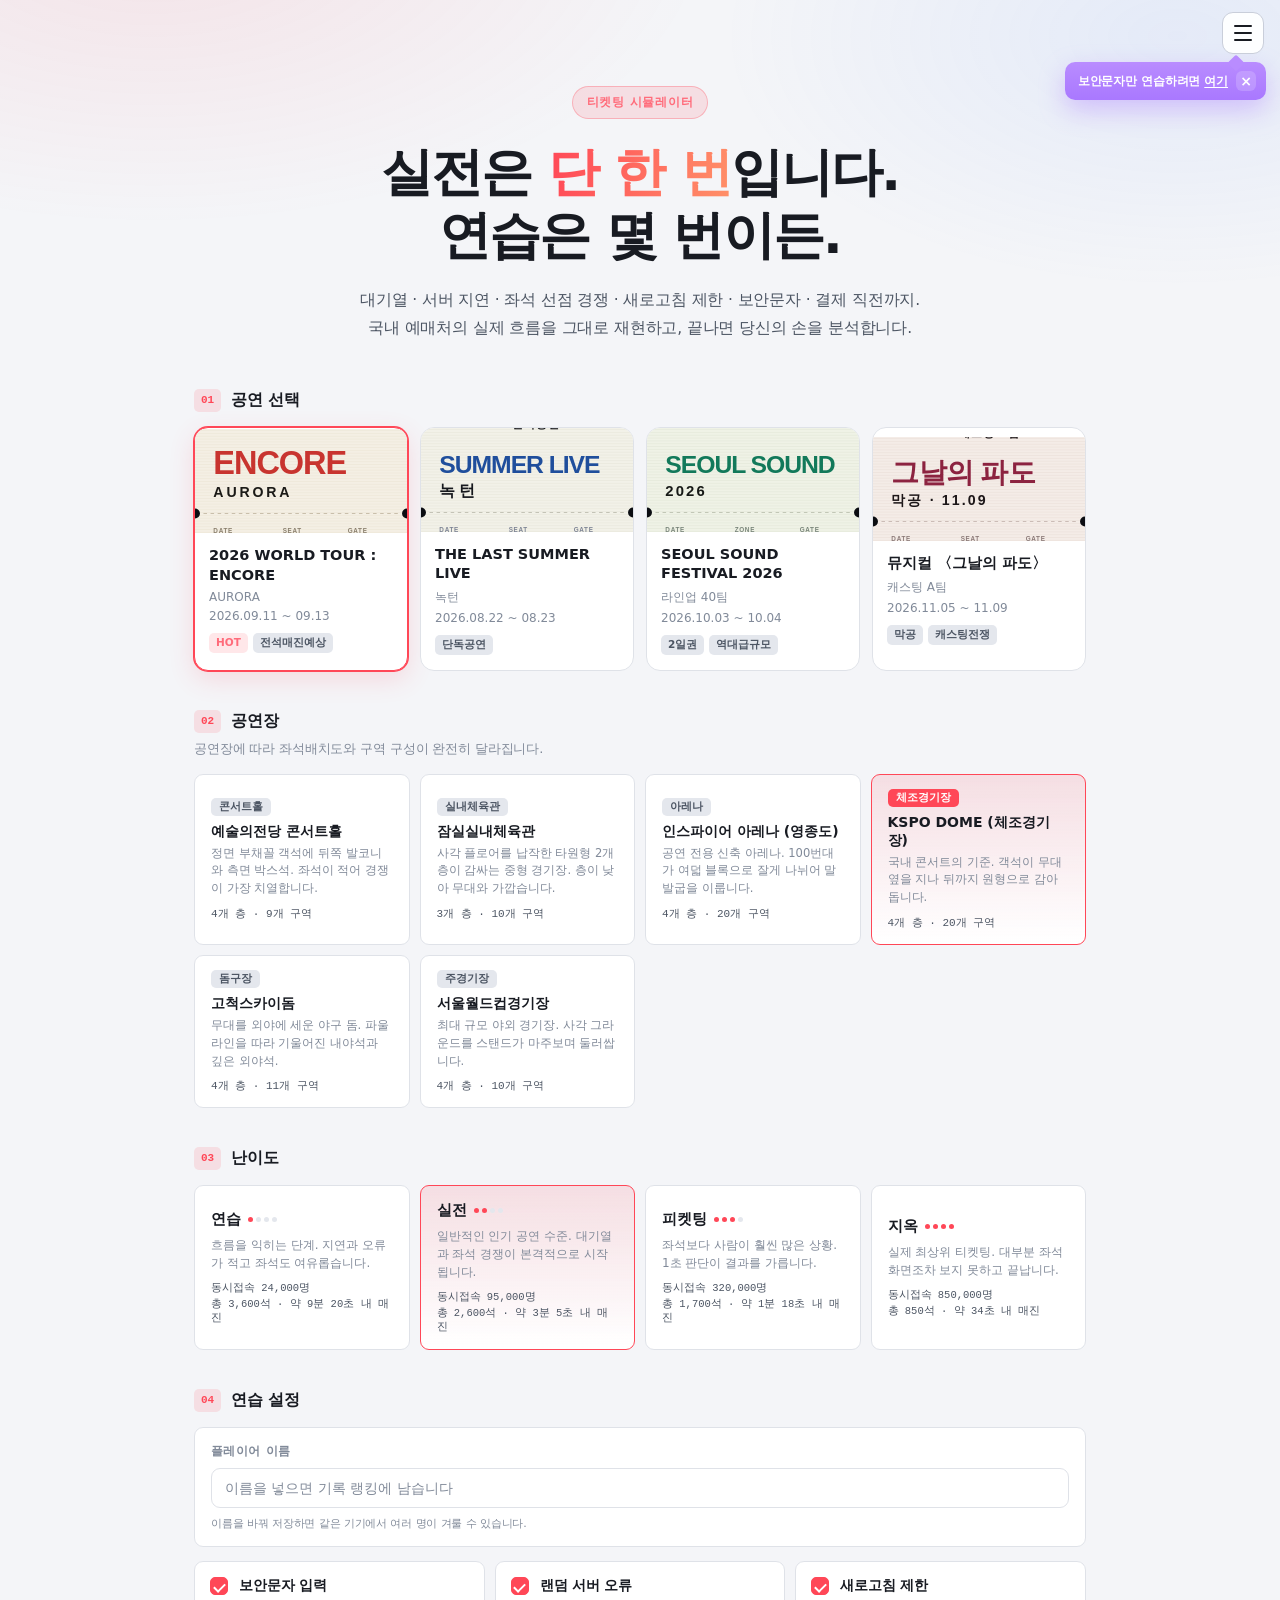
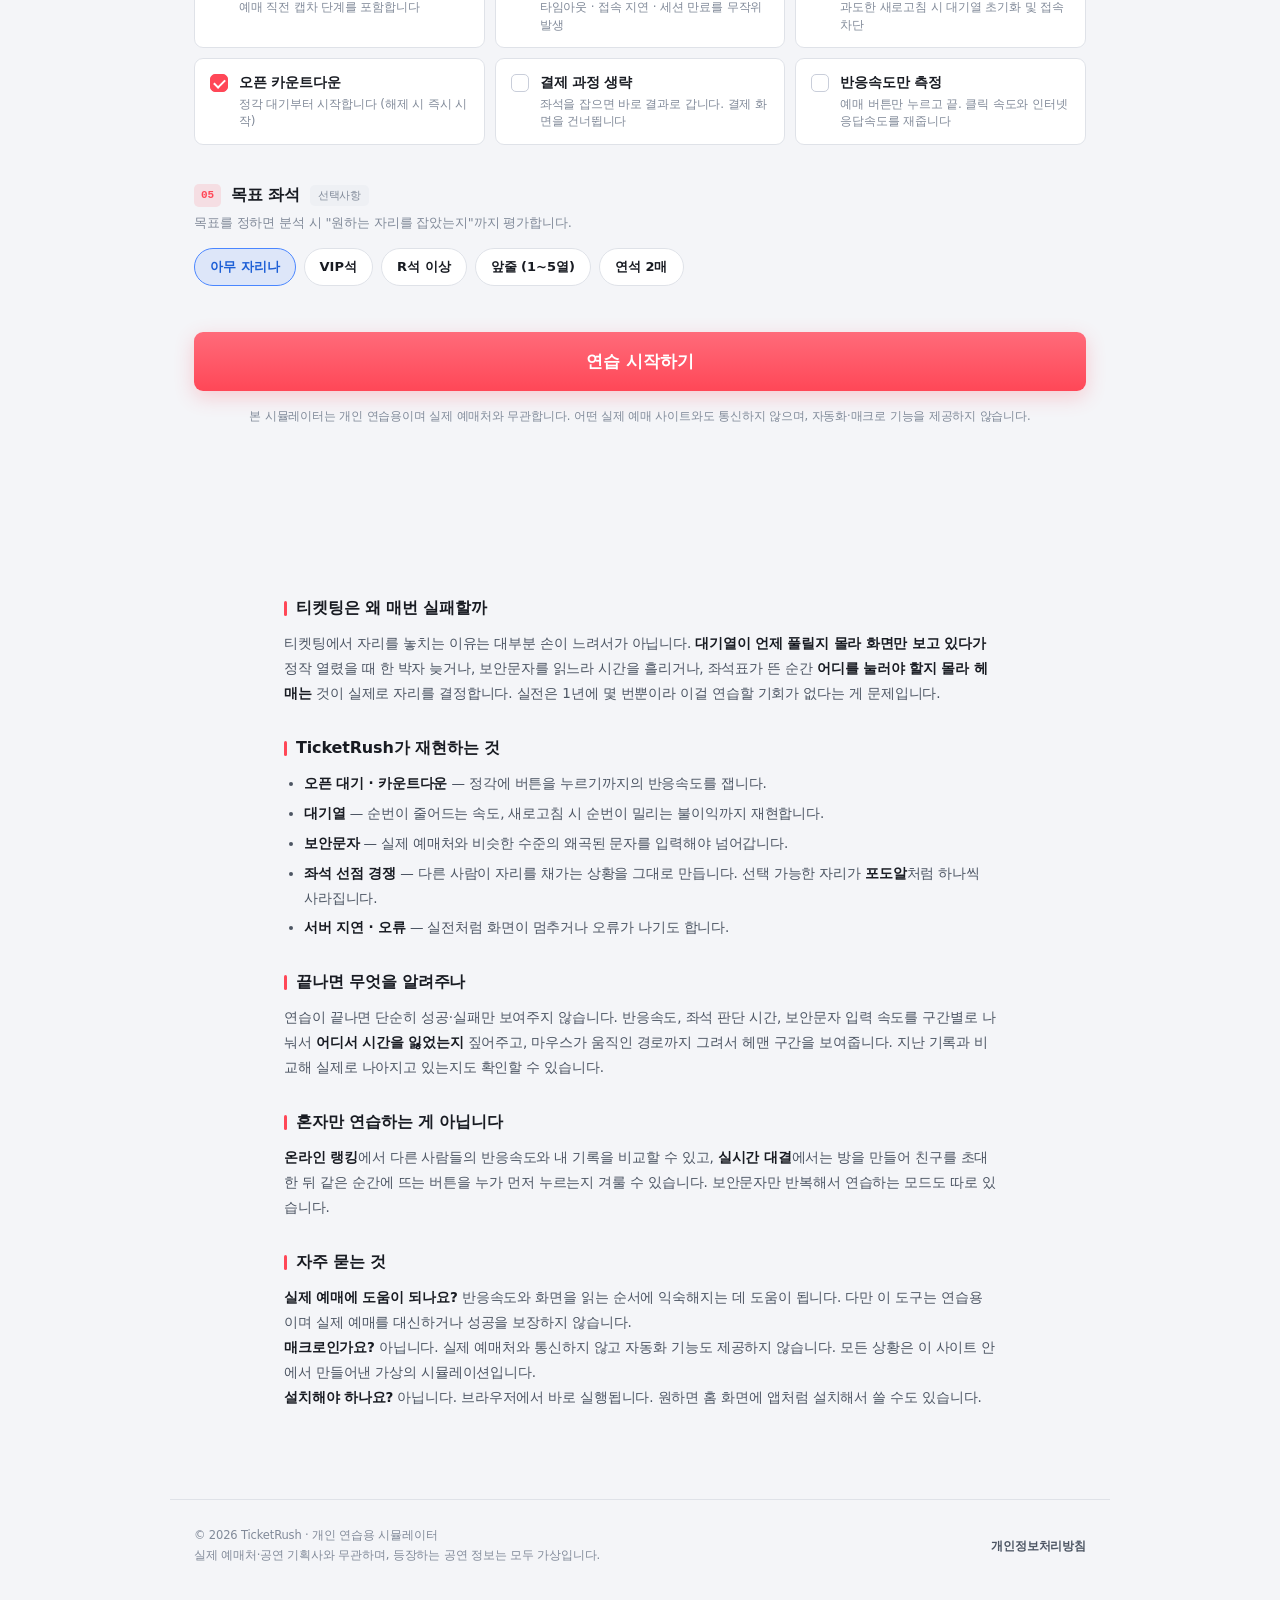
<file: index.html>
<!DOCTYPE html>
<html lang="ko">
<head>
<meta charset="UTF-8">
<meta name="viewport" content="width=device-width, initial-scale=1.0, viewport-fit=cover">
<title>TicketRush — 티켓팅 실전 연습</title>
<meta name="description" content="대기열 · 보안문자 · 좌석 선점 경쟁 · 서버 지연을 재현하는 티켓팅 실전 연습 시뮬레이터">

<!-- 카톡·디스코드 등에 링크를 붙였을 때 뜨는 미리보기.
     og:image 는 상대경로를 못 읽는 서비스가 많아 전체 주소로 적는다. -->
<meta property="og:type" content="website">
<meta property="og:site_name" content="TicketRush">
<meta property="og:url" content="https://ticketrush.win/">
<meta property="og:title" content="TicketRush — 티켓팅 실전 연습">
<meta property="og:description" content="대기열 · 보안문자 · 좌석 선점 경쟁 · 서버 지연을 재현합니다. 끝나면 반응속도와 클릭 습관을 분석해 드립니다.">
<meta property="og:image" content="https://ticketrush.win/og-image.png?v=1">
<meta property="og:image:width" content="1200">
<meta property="og:image:height" content="630">
<meta property="og:locale" content="ko_KR">
<meta name="twitter:card" content="summary_large_image">
<meta name="twitter:title" content="TicketRush — 티켓팅 실전 연습">
<meta name="twitter:description" content="대기열 · 보안문자 · 좌석 선점 경쟁 · 서버 지연을 재현합니다. 끝나면 반응속도와 클릭 습관을 분석해 드립니다.">
<meta name="twitter:image" content="https://ticketrush.win/og-image.png?v=1">
<link rel="canonical" href="https://ticketrush.win/">

<!-- 검색엔진 사이트 소유확인 -->
<meta name="naver-site-verification" content="5307fc7daa3eac010eddbd653738811314d7a970" />

<!-- 테마를 CSS/스크립트가 로드되기 전에 최대한 먼저 정해야 깜빡임(FOUC) 없이 뜬다.
     기본값은 라이트 모드 — 한 번이라도 저장된 선택이 있으면 그걸 우선한다. -->
<script>
(function(){
  var t = 'light';
  try { t = localStorage.getItem('ticketrush.theme') || 'light'; } catch (e) {}
  document.documentElement.setAttribute('data-theme', t);
})();
</script>

<!-- PWA -->
<link rel="manifest" href="manifest.webmanifest">
<meta name="theme-color" id="meta-theme-color" content="#f4f5f8">
<meta name="apple-mobile-web-app-capable" content="yes">
<meta name="apple-mobile-web-app-status-bar-style" content="black-translucent">
<meta name="apple-mobile-web-app-title" content="TicketRush">
<link rel="apple-touch-icon" href="icons/apple-touch-icon.png?v=3">
<link rel="icon" type="image/png" sizes="32x32" href="icons/favicon-32.png?v=3">
<link rel="icon" type="image/png" sizes="192x192" href="icons/icon-192.png?v=3">

<link rel="stylesheet" href="css/style.css">
</head>
<body>

<!-- ══════════ 메뉴 (연습 모드 선택) ══════════ -->
<button type="button" id="btn-menu" class="menu-btn" aria-label="메뉴" aria-expanded="false">
  <span></span><span></span><span></span>
</button>
<!-- 메뉴 위치를 모르고 지나칠 수 있어 처음 한 번 화살표로 알려준다 -->
<div id="menu-hint" class="menu-hint hidden">
  <span>보안문자만 연습하려면 <b>여기</b></span>
  <button type="button" id="btn-hint-close" aria-label="안내 닫기">×</button>
</div>
<div id="menu-backdrop" class="menu-backdrop hidden"></div>
<nav id="menu-panel" class="menu-panel hidden" aria-label="연습 모드 선택">
  <div class="menu-head">무엇을 연습할까요?</div>
  <button type="button" class="menu-item" data-go="home">
    <b>전체 연습</b>
    <i>오픈 대기 → 대기열 → 보안문자 → 회차 → 좌석 → 결제까지 한 판</i>
  </button>
  <button type="button" class="menu-item" data-go="drill">
    <b>보안문자 연습만</b>
    <i>보안문자 구간만 5~20문제 연속 반복. 문제당 속도와 정확도 측정</i>
  </button>
  <button type="button" class="menu-item" data-go="online">
    <b>온라인 랭킹</b>
    <i>다른 사람과 순위 비교 · 연결 설정도 여기서 바로</i>
  </button>
  <button type="button" class="menu-item" data-go="duel">
    <b>실시간 대결</b>
    <i>방 코드로 친구를 초대해 같은 순간에 클릭 대결</i>
  </button>
  <div class="menu-theme">
    <span>화면 테마</span>
    <div class="theme-switch" id="theme-switch" role="group" aria-label="테마 선택">
      <button type="button" class="theme-opt" data-theme-val="light">라이트</button>
      <button type="button" class="theme-opt" data-theme-val="dark">다크</button>
    </div>
  </div>
</nav>

<!-- ══════════ 상단 실시간 상태바 ══════════ -->
<header id="topbar" class="hidden">
  <div class="tb-left">
    <span class="tb-logo">TICKET<em>RUSH</em></span>
    <span class="tb-sep"></span>
    <span class="tb-clock" id="tb-clock">--:--:--</span>
    <span class="tb-clock-label">서버시간</span>
  </div>
  <div class="tb-right">
    <div class="tb-stat">
      <span class="tb-stat-label">접속자</span>
      <span class="tb-stat-val" id="tb-users">0</span>
    </div>
    <div class="tb-stat">
      <span class="tb-stat-label">잔여좌석</span>
      <span class="tb-stat-val" id="tb-seats">0</span>
    </div>
    <div class="tb-stat tb-load">
      <span class="tb-stat-label">서버부하</span>
      <div class="load-bar"><div class="load-fill" id="tb-loadfill"></div></div>
      <span class="tb-stat-val" id="tb-load">0%</span>
    </div>
  </div>
</header>

<main id="stage">

  <!-- ══════════ 1. 홈 ══════════ -->
  <section id="screen-home" class="screen active">
    <div class="home-hero">
      <div class="hero-badge">티켓팅 시뮬레이터</div>
      <h1 class="hero-title">실전은 <em>단 한 번</em>입니다.<br>연습은 몇 번이든.</h1>
      <p class="hero-sub">
        대기열 · 서버 지연 · 좌석 선점 경쟁 · 새로고침 제한 · 보안문자 · 결제 직전까지.<br>
        국내 예매처의 실제 흐름을 그대로 재현하고, 끝나면 당신의 손을 분석합니다.
      </p>
      <button type="button" id="btn-install-app" class="btn-ghost install-btn hidden">📲 홈 화면에 앱으로 설치</button>
      <p id="ios-install-hint" class="ios-hint hidden">
        iOS는 자동 설치가 안 됩니다 — 하단 <b>공유</b> 버튼 → <b>홈 화면에 추가</b>를 눌러주세요.
      </p>
    </div>

    <div class="home-panel">
      <div class="panel-block">
        <h2 class="block-title"><span class="num">01</span> 공연 선택</h2>
        <div class="concert-grid" id="concert-grid"></div>
      </div>

      <div class="panel-block">
        <h2 class="block-title"><span class="num">02</span> 공연장</h2>
        <p class="block-desc">공연장에 따라 좌석배치도와 구역 구성이 완전히 달라집니다.</p>
        <div class="venue-grid" id="venue-grid"></div>
      </div>

      <div class="panel-block">
        <h2 class="block-title"><span class="num">03</span> 난이도</h2>
        <div class="diff-grid" id="diff-grid"></div>
      </div>

      <div class="panel-block">
        <h2 class="block-title"><span class="num">04</span> 연습 설정</h2>
        <div class="player-row">
          <label for="player-name">플레이어 이름</label>
          <input type="text" id="player-name" maxlength="12" autocomplete="off" spellcheck="false"
                 placeholder="이름을 넣으면 기록 랭킹에 남습니다">
          <span class="player-hint">이름을 바꿔 저장하면 같은 기기에서 여러 명이 겨룰 수 있습니다.</span>
        </div>
        <div class="opt-grid">
          <label class="opt">
            <input type="checkbox" id="opt-captcha" checked>
            <span class="opt-box"></span>
            <span class="opt-text"><b>보안문자 입력</b><i>예매 직전 캡차 단계를 포함합니다</i></span>
          </label>
          <label class="opt">
            <input type="checkbox" id="opt-errors" checked>
            <span class="opt-box"></span>
            <span class="opt-text"><b>랜덤 서버 오류</b><i>타임아웃 · 접속 지연 · 세션 만료를 무작위 발생</i></span>
          </label>
          <label class="opt">
            <input type="checkbox" id="opt-refresh" checked>
            <span class="opt-box"></span>
            <span class="opt-text"><b>새로고침 제한</b><i>과도한 새로고침 시 대기열 초기화 및 접속 차단</i></span>
          </label>
          <label class="opt">
            <input type="checkbox" id="opt-countdown" checked>
            <span class="opt-box"></span>
            <span class="opt-text"><b>오픈 카운트다운</b><i>정각 대기부터 시작합니다 (해제 시 즉시 시작)</i></span>
          </label>
          <label class="opt">
            <input type="checkbox" id="opt-skippay">
            <span class="opt-box"></span>
            <span class="opt-text"><b>결제 과정 생략</b><i>좌석을 잡으면 바로 결과로 갑니다. 결제 화면을 건너뜁니다</i></span>
          </label>
          <label class="opt">
            <input type="checkbox" id="opt-reactiononly">
            <span class="opt-box"></span>
            <span class="opt-text"><b>반응속도만 측정</b><i>예매 버튼만 누르고 끝. 클릭 속도와 인터넷 응답속도를 재줍니다</i></span>
          </label>
        </div>
      </div>

      <div class="panel-block">
        <h2 class="block-title"><span class="num">05</span> 목표 좌석 <span class="opt-tag">선택사항</span></h2>
        <p class="block-desc">목표를 정하면 분석 시 "원하는 자리를 잡았는지"까지 평가합니다.</p>
        <div class="target-grid" id="target-grid"></div>
      </div>

      <button class="btn-primary btn-huge" id="btn-start">연습 시작하기</button>
      <p class="disclaimer">
        본 시뮬레이터는 개인 연습용이며 실제 예매처와 무관합니다.
        어떤 실제 예매 사이트와도 통신하지 않으며, 자동화·매크로 기능을 제공하지 않습니다.
      </p>
    </div>

    <div class="home-record" id="home-record"></div>

    <!-- 이 사이트가 무엇인지 설명하는 글.
         검색 유입과 첫 방문자의 이해를 위해 화면 아래쪽에 둔다. -->
    <div class="doc-wrap" style="padding-top:0">
      <h2>티켓팅은 왜 매번 실패할까</h2>
      <p>
        티켓팅에서 자리를 놓치는 이유는 대부분 손이 느려서가 아닙니다.
        <b>대기열이 언제 풀릴지 몰라 화면만 보고 있다가</b> 정작 열렸을 때 한 박자 늦거나,
        보안문자를 읽느라 시간을 흘리거나, 좌석표가 뜬 순간 <b>어디를 눌러야 할지 몰라 헤매는</b> 것이
        실제로 자리를 결정합니다. 실전은 1년에 몇 번뿐이라 이걸 연습할 기회가 없다는 게 문제입니다.
      </p>

      <h2>TicketRush가 재현하는 것</h2>
      <ul>
        <li><b>오픈 대기 · 카운트다운</b> — 정각에 버튼을 누르기까지의 반응속도를 잽니다.</li>
        <li><b>대기열</b> — 순번이 줄어드는 속도, 새로고침 시 순번이 밀리는 불이익까지 재현합니다.</li>
        <li><b>보안문자</b> — 실제 예매처와 비슷한 수준의 왜곡된 문자를 입력해야 넘어갑니다.</li>
        <li><b>좌석 선점 경쟁</b> — 다른 사람이 자리를 채가는 상황을 그대로 만듭니다.
            선택 가능한 자리가 <b>포도알</b>처럼 하나씩 사라집니다.</li>
        <li><b>서버 지연 · 오류</b> — 실전처럼 화면이 멈추거나 오류가 나기도 합니다.</li>
      </ul>

      <h2>끝나면 무엇을 알려주나</h2>
      <p>
        연습이 끝나면 단순히 성공·실패만 보여주지 않습니다. 반응속도, 좌석 판단 시간, 보안문자 입력 속도를
        구간별로 나눠서 <b>어디서 시간을 잃었는지</b> 짚어주고, 마우스가 움직인 경로까지 그려서
        헤맨 구간을 보여줍니다. 지난 기록과 비교해 실제로 나아지고 있는지도 확인할 수 있습니다.
      </p>

      <h2>혼자만 연습하는 게 아닙니다</h2>
      <p>
        <b>온라인 랭킹</b>에서 다른 사람들의 반응속도와 내 기록을 비교할 수 있고,
        <b>실시간 대결</b>에서는 방을 만들어 친구를 초대한 뒤 같은 순간에 뜨는 버튼을
        누가 먼저 누르는지 겨룰 수 있습니다. 보안문자만 반복해서 연습하는 모드도 따로 있습니다.
      </p>

      <h2>자주 묻는 것</h2>
      <p>
        <b>실제 예매에 도움이 되나요?</b> 반응속도와 화면을 읽는 순서에 익숙해지는 데 도움이 됩니다.
        다만 이 도구는 연습용이며 실제 예매를 대신하거나 성공을 보장하지 않습니다.<br>
        <b>매크로인가요?</b> 아닙니다. 실제 예매처와 통신하지 않고 자동화 기능도 제공하지 않습니다.
        모든 상황은 이 사이트 안에서 만들어낸 가상의 시뮬레이션입니다.<br>
        <b>설치해야 하나요?</b> 아닙니다. 브라우저에서 바로 실행됩니다. 원하면 홈 화면에 앱처럼
        설치해서 쓸 수도 있습니다.
      </p>
    </div>

    <footer class="site-foot">
      <p>
        © 2026 TicketRush · 개인 연습용 시뮬레이터<br>
        실제 예매처·공연 기획사와 무관하며, 등장하는 공연 정보는 모두 가상입니다.
      </p>
      <nav>
        <a href="privacy.html">개인정보처리방침</a>
      </nav>
    </footer>
  </section>

  <!-- ══════════ 2. 오픈 대기 ══════════ -->
  <section id="screen-standby" class="screen">
    <div class="standby-wrap">
      <div class="sb-poster" id="sb-poster"></div>
      <div class="sb-info">
        <div class="sb-label">티켓 오픈까지</div>
        <div class="sb-count" id="sb-count">00:10</div>
        <div class="sb-ms" id="sb-ms">.000</div>
        <div class="sb-title" id="sb-title"></div>
        <div class="sb-meta" id="sb-meta"></div>
        <button class="btn-primary btn-book" id="btn-book" disabled>예매하기</button>
        <div class="sb-hint" id="sb-hint">오픈 시각에 버튼이 활성화됩니다. 미리 클릭해도 소용없습니다.</div>
        <div class="sb-early hidden" id="sb-early"></div>
      </div>
    </div>
  </section>

  <!-- ══════════ 3. 대기열 ══════════ -->
  <section id="screen-queue" class="screen">
    <div class="queue-card">
      <div class="q-head">
        <div class="q-brand">TICKETRUSH</div>
        <div class="q-title">접속 대기 중입니다</div>
      </div>

      <div class="q-visual">
        <div class="q-numrow">
          <span class="q-numlabel">내 앞의 대기인원</span>
          <span class="q-numval"><b id="q-ahead">0</b>명</span>
        </div>
        <div class="q-track"><div class="q-fill" id="q-fill"></div></div>
        <div class="q-trackfoot">
          <span>진행률 <b id="q-pct">0%</b></span>
          <span>입장</span>
        </div>
      </div>

      <div class="q-stats">
        <div class="q-stat"><span>예상 대기시간</span><b id="q-eta">계산 중</b></div>
        <div class="q-stat"><span>전체 대기인원</span><b id="q-total">0명</b></div>
        <div class="q-stat"><span>처리 속도</span><b id="q-rate">0명/초</b></div>
        <div class="q-stat"><span>좌석 경쟁률</span><b id="q-press">—</b></div>
      </div>

      <div class="q-status" id="q-status">대기열에 정상 진입했습니다.</div>

      <div class="q-warn">
        <b>새로고침하면 대기 순번이 뒤로 밀립니다.</b>
        <span>실제 예매처에서는 사실상 꼴찌로 밀려 회복이 불가능합니다.
              연습이니 페널티는 짧게 줄여두었지만, 습관은 실전에서 그대로 나옵니다.</span>
      </div>

      <div class="q-actions">
        <button class="btn-ghost" id="btn-refresh">새로고침</button>
        <button class="btn-ghost btn-danger" id="btn-quit">연습 중단</button>
      </div>
      <div class="q-refresh-count" id="q-refresh-count"></div>
    </div>
  </section>

  <!-- ══════════ 5. 날짜 · 회차 선택 ══════════ -->
  <section id="screen-schedule" class="screen">
    <div class="book-head">
      <div class="bh-left">
        <div class="bh-title" id="sch-title"></div>
        <div class="bh-sub">관람일과 회차를 선택하세요. 이 화면에 머무는 동안에도 좌석은 계속 팔립니다.</div>
      </div>
      <div class="bh-right">
        <div class="bh-timer">남은 시간 <b id="sch-timer">10:00</b></div>
      </div>
    </div>
    <div class="sch-body">
      <div class="sch-main">
        <h3 class="sch-h">관람일</h3>
        <div class="sch-dates" id="sch-dates"></div>
        <h3 class="sch-h">회차</h3>
        <div class="sch-rounds" id="sch-rounds">
          <p class="sch-empty">먼저 관람일을 선택해 주세요.</p>
        </div>
      </div>
      <aside class="sch-side">
        <h3>선택 내역</h3>
        <div class="sch-picked" id="sch-picked"><p class="empty">회차를 선택해 주세요.</p></div>
        <h3 class="sch-h2">매수</h3>
        <div class="qty-grid" id="qty-grid"></div>
        <p class="sch-note">매수를 먼저 정해두면 좌석 화면에서 고민할 시간이 줄어듭니다.</p>
        <button class="btn-primary" id="btn-sch-next" disabled>좌석 선택</button>
        <div class="live-feed" id="live-feed-sch"></div>
      </aside>
    </div>
  </section>

  <!-- ══════════ 6. 구역 선택 ══════════ -->
  <section id="screen-zone" class="screen">
    <div class="book-head">
      <div class="bh-left">
        <div class="bh-title" id="zone-title"></div>
        <div class="bh-sub" id="zone-sub"></div>
      </div>
      <div class="bh-right">
        <div class="bh-timer">남은 시간 <b id="zone-timer">10:00</b></div>
      </div>
    </div>
    <div class="zone-body">
      <div class="venue" id="venue"></div>
      <aside class="zone-side">
        <h3>등급 · 잔여</h3>
        <div class="grade-list" id="grade-list"></div>
        <div class="live-feed" id="live-feed-zone"></div>
      </aside>
    </div>
  </section>

  <!-- ══════════ 7. 좌석 선택 ══════════ -->
  <section id="screen-seat" class="screen">
    <div class="book-head">
      <div class="bh-left">
        <button class="btn-back" id="btn-back-zone">◀ 구역 다시 선택</button>
        <div class="bh-title" id="seat-title"></div>
      </div>
      <div class="bh-right">
        <div class="bh-timer">남은 시간 <b id="seat-timer">10:00</b></div>
      </div>
    </div>
    <div class="seat-body">
      <div class="seat-main">
        <div class="stage-bar">S T A G E</div>
        <div class="seat-scroll"><div class="seat-grid" id="seat-grid"></div></div>
        <div class="seat-legend">
          <span><i class="lg lg-av"></i>선택가능</span>
          <span><i class="lg lg-sold"></i>판매완료</span>
          <span><i class="lg lg-mine"></i>내 선택</span>
        </div>
      </div>
      <aside class="seat-side">
        <h3>선택 좌석</h3>
        <div class="picked" id="picked-list"><p class="empty">좌석을 선택해 주세요.</p></div>
        <div class="picked-sum">
          <div><span>매수</span><b id="pick-count">0매</b></div>
          <div><span>결제 예정금액</span><b id="pick-price">0원</b></div>
        </div>
        <button class="btn-primary" id="btn-to-next" disabled>다음 단계</button>
        <div class="live-feed" id="live-feed-seat"></div>
      </aside>
    </div>
  </section>

  <!-- ══════════ 4. 보안문자 (대기열 통과 직후) ══════════ -->
  <section id="screen-captcha" class="screen">
    <div class="captcha-card">
      <h2>보안문자 입력</h2>
      <p>부정예매 방지를 위해 아래 문자를 입력해 주세요.<br>
         <b>입력하는 동안에도 좌석은 계속 팔립니다.</b></p>
      <canvas id="captcha-canvas" width="260" height="80"></canvas>
      <button class="btn-link" id="btn-captcha-new">새로고침 ⟳</button>
      <input type="text" id="captcha-input" maxlength="8" autocomplete="off" spellcheck="false" placeholder="문자 입력">
      <div class="captcha-msg" id="captcha-msg"></div>
      <button class="btn-primary" id="btn-captcha-ok">확인</button>
      <div class="captcha-timer">남은 시간 <b id="captcha-timer">10:00</b></div>
    </div>
  </section>

  <!-- ══════════ 8. 결제 직전 ══════════ -->
  <section id="screen-checkout" class="screen">
    <div class="checkout-wrap">
      <div class="co-steps"><span>좌석선택</span><i>›</i><span>가격/할인</span><i>›</i><span class="on">결제</span></div>
      <div class="co-grid">
        <div class="co-main">
          <section class="co-box">
            <h3>예매 정보</h3>
            <div class="co-rows" id="co-info"></div>
          </section>
          <section class="co-box">
            <h3>할인 선택</h3>
            <div class="co-discounts" id="co-discounts"></div>
          </section>
          <section class="co-box">
            <h3>결제 수단</h3>
            <div class="co-pays" id="co-pays"></div>
            <div class="co-sub" id="co-pay-sub"></div>
          </section>
          <label class="co-agree">
            <input type="checkbox" id="co-agree-chk">
            <span class="opt-box"></span>
            <span>예매자 본인 확인 및 취소·환불 규정에 동의합니다. (필수)</span>
          </label>
        </div>
        <aside class="co-side">
          <h3>최종 결제금액</h3>
          <div class="co-sum" id="co-sum"></div>
          <div class="co-total"><span>총 결제금액</span><b id="co-total">0원</b></div>
          <button class="btn-primary btn-pay" id="btn-pay" disabled>결제하기</button>
          <p class="co-note">연습 모드입니다. 실제 결제는 진행되지 않으며, 이 버튼을 누르면 연습이 종료되고 분석 리포트가 표시됩니다.</p>
          <div class="co-timer">결제 제한시간 <b id="co-timer">10:00</b></div>
        </aside>
      </div>
    </div>
  </section>

  <!-- ══════════ 9. 결과 리포트 ══════════ -->
  <section id="screen-result" class="screen">
    <div class="result-wrap" id="result-wrap"></div>
  </section>

  <!-- ══════════ 보안문자 집중 연습 — 설정 ══════════ -->
  <section id="screen-cd-setup" class="screen">
    <div class="drill-wrap">
      <button type="button" class="drill-back" id="btn-cd-home">← 전체 연습으로</button>

      <div class="home-hero" style="padding:34px 0 26px">
        <div class="hero-badge">보안문자 집중 연습</div>
        <h1 class="hero-title">여기서 <em>3초</em>를 줄이면<br>좌석 하나가 남습니다.</h1>
        <p class="hero-sub">
          보안문자는 좌석을 보기도 전에 나옵니다. 여기서 흘린 시간만큼 좌석이 팔린 상태로 들어가게 됩니다.<br>
          문자를 <b>외우지 말고 보면서 바로 타이핑</b>하는 감각만 반복해서 익히는 연습입니다.
        </p>
      </div>

      <div class="panel-block">
        <h2 class="block-title"><span class="num">01</span> 난이도</h2>
        <div class="diff-grid" id="cd-lv-grid"></div>
      </div>

      <div class="panel-block">
        <h2 class="block-title"><span class="num">02</span> 문제 수</h2>
        <div class="qty-grid" id="cd-cnt-grid" style="max-width:340px"></div>
      </div>

      <button class="btn-primary btn-huge" id="btn-cd-start">연습 시작</button>
      <p class="disclaimer">
        여기서 만드는 보안문자는 이 페이지가 직접 그린 연습용 이미지입니다.
        실제 예매처와 통신하지 않으며 자동 인식·매크로 기능은 제공하지 않습니다.
      </p>

      <div id="cd-record"></div>
    </div>
  </section>

  <!-- ══════════ 보안문자 집중 연습 — 진행 ══════════ -->
  <section id="screen-cd-run" class="screen">
    <div class="drill-wrap">
      <div class="dr-top">
        <div class="dr-progress">
          <span id="cd-idx">1 / 10</span>
          <div class="dr-track"><i id="cd-fill"></i></div>
        </div>
        <div class="dr-live">
          <div><span>경과</span><b id="cd-elapsed">0.00</b></div>
          <div><span>평균</span><b id="cd-avg">—</b></div>
          <div><span>오답</span><b id="cd-miss">0</b></div>
        </div>
      </div>

      <div class="drill-card">
        <h2>보안문자 입력</h2>
        <p>아래 문자를 입력하고 <b>Enter</b>를 누르세요.</p>
        <canvas id="cd-canvas" width="260" height="80"></canvas>
        <button class="btn-link" id="btn-cd-skip">건너뛰기 (오답 처리)</button>
        <input type="text" id="cd-input" maxlength="8" autocomplete="off" spellcheck="false"
               autocapitalize="off" placeholder="문자 입력">
        <div class="captcha-msg" id="cd-msg"></div>
        <button class="btn-primary" id="btn-cd-ok">확인</button>
      </div>

      <div class="dr-log" id="cd-log"></div>

      <div class="q-actions" style="max-width:390px;margin:16px auto 0">
        <button class="btn-ghost btn-danger" id="btn-cd-quit">연습 중단</button>
      </div>
    </div>
  </section>

  <!-- ══════════ 보안문자 집중 연습 — 결과 ══════════ -->
  <section id="screen-cd-result" class="screen">
    <div class="drill-wrap" id="cd-result"></div>
  </section>

  <!-- ══════════ 온라인 랭킹 (연습 완료와 무관하게 언제든 접근) ══════════ -->
  <section id="screen-online-rank" class="screen">
    <div class="drill-wrap">
      <button type="button" class="drill-back" id="btn-online-home">← 전체 연습으로</button>

      <div class="home-hero" style="padding:30px 0 22px">
        <div class="hero-badge">온라인 랭킹</div>
        <h1 class="hero-title">다른 사람과 <em>진짜로</em> 비교합니다.</h1>
        <p class="hero-sub">
          연습을 끝까지 마치지 않아도 여기서 바로 연결하고 전체 랭킹을 볼 수 있습니다.<br>
          연습을 완료하면 그 결과 화면에도, 그리고 여기에도 최근 반응속도로 순위가 표시됩니다.
        </p>
      </div>

      <div class="lb-box" id="lb-standalone-box"></div>
    </div>
  </section>

  <!-- ══════════ 실시간 대결 (방 코드) ══════════ -->
  <section id="screen-duel" class="screen">
    <div class="drill-wrap" id="duel-box"></div>
  </section>

</main>

<!-- 오버레이 -->
<div id="loading-overlay" class="hidden">
  <div class="lo-box">
    <div class="lo-spinner"></div>
    <div class="lo-text" id="lo-text">처리 중입니다...</div>
    <div class="lo-sub" id="lo-sub"></div>
  </div>
</div>

<div id="block-overlay" class="hidden">
  <div class="blk-box">
    <div class="blk-icon">⛔</div>
    <h2 id="blk-title">비정상적인 접근이 감지되었습니다</h2>
    <p id="blk-desc">잠시 후 다시 시도해 주세요.</p>
    <div class="blk-count" id="blk-count">5</div>
  </div>
</div>

<div id="toast-layer"></div>

<script src="js/core.js"></script>
<script src="js/sb.js"></script>
<script src="js/data.js"></script>
<script src="js/telemetry.js"></script>
<script src="js/captcha.js"></script>
<script src="js/sim.js"></script>
<script src="js/seats.js"></script>
<script src="js/rank.js"></script>
<script src="js/leaderboard.js"></script>
<script src="js/duel.js"></script>
<script src="js/analysis.js"></script>
<script src="js/ui.js"></script>
<script src="js/app.js"></script>
<script src="js/drill.js"></script>
<script src="js/pwa.js"></script>
<!-- 화면 전환(ui.show)을 가로채므로 반드시 ui.js 뒤에 온다 -->
<script src="js/track.js"></script>
</body>
</html>
</file>
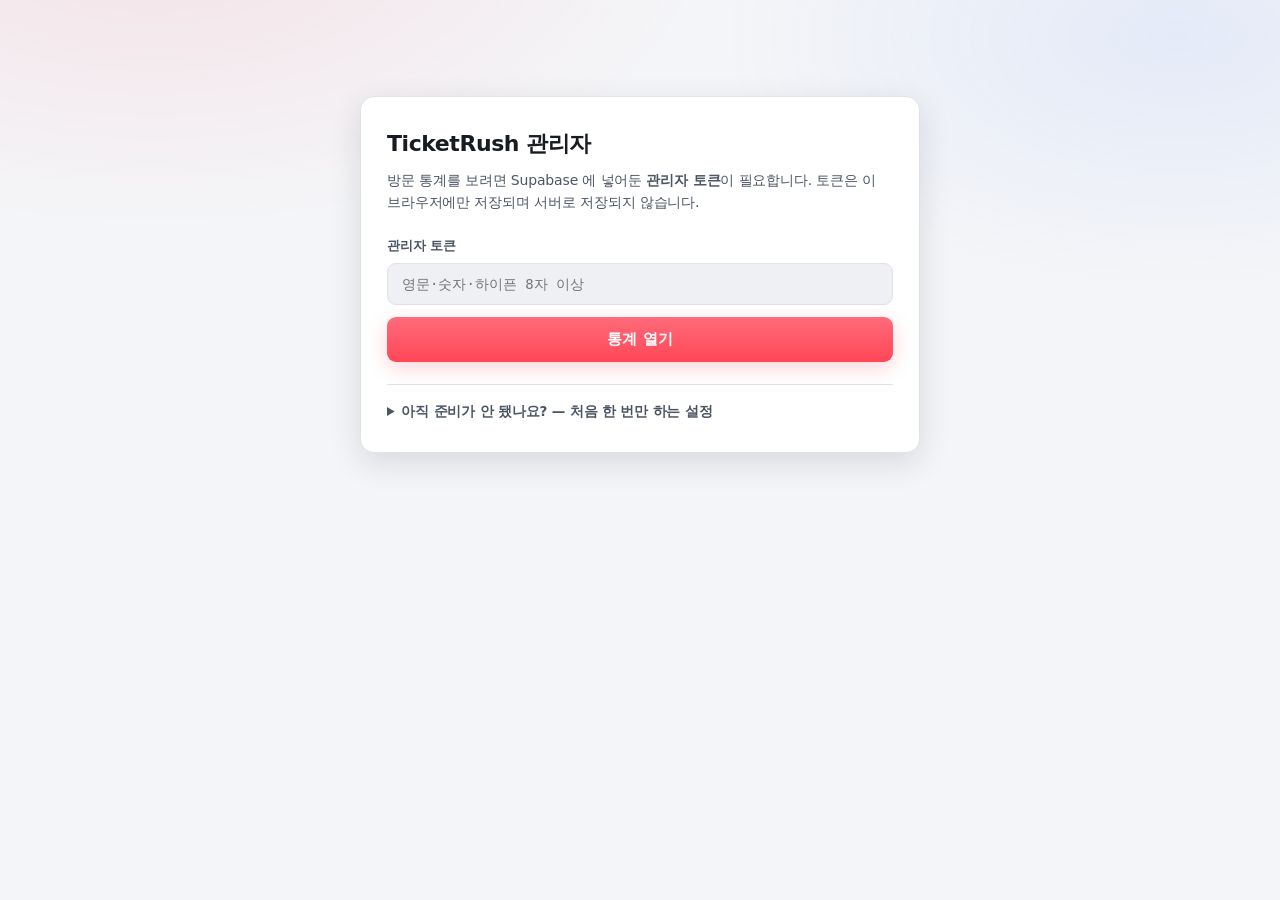
<file: admin.html>
<!DOCTYPE html>
<html lang="ko">
<head>
<meta charset="UTF-8">
<meta name="viewport" content="width=device-width, initial-scale=1.0, viewport-fit=cover">
<title>관리자 — TicketRush</title>
<meta name="robots" content="noindex, nofollow">

<script>
(function(){
  var t = 'light';
  try { t = localStorage.getItem('ticketrush.theme') || 'light'; } catch (e) {}
  document.documentElement.setAttribute('data-theme', t);
})();
</script>

<link rel="icon" type="image/png" sizes="32x32" href="icons/favicon-32.png?v=3">
<link rel="stylesheet" href="css/style.css">
<link rel="stylesheet" href="css/admin.css">
</head>
<body>

<div class="adm">

  <!-- ─────────── 관리자 토큰 입력 · 최초 설정 안내 ─────────── -->
  <section id="adm-gate" class="adm-gate">
    <h1 class="adm-gate-title">TicketRush 관리자</h1>
    <p class="adm-gate-lead">
      방문 통계를 보려면 Supabase 에 넣어둔 <b>관리자 토큰</b>이 필요합니다.
      토큰은 이 브라우저에만 저장되며 서버로 저장되지 않습니다.
    </p>

    <label class="adm-field">
      <span>관리자 토큰</span>
      <input type="password" id="adm-token" placeholder="영문·숫자·하이픈 8자 이상"
             autocomplete="off" spellcheck="false">
    </label>
    <button class="btn-primary" id="adm-enter">통계 열기</button>
    <p class="adm-gate-err hidden" id="adm-gate-err"></p>

    <details class="adm-setup">
      <summary>아직 준비가 안 됐나요? — 처음 한 번만 하는 설정</summary>
      <ol class="adm-steps">
        <li>Supabase 대시보드 → <b>SQL Editor</b> 를 엽니다.</li>
        <li>아래 SQL 을 붙여넣고 실행합니다. 위 칸에 토큰을 먼저 입력하면
            <b>그 토큰이 들어간 SQL</b> 이 여기에 그대로 만들어집니다.</li>
        <li>실행이 끝나면 위의 <b>통계 열기</b> 를 누릅니다.</li>
      </ol>
      <div class="adm-sqlbar">
        <button type="button" class="btn-ghost" id="adm-copy-sql">SQL 복사</button>
      </div>
      <pre class="adm-sql" id="adm-sql"></pre>
    </details>
  </section>

  <!-- ─────────── 대시보드 ─────────── -->
  <main id="adm-main" class="hidden">
    <header class="adm-top">
      <div class="adm-brand">
        <a href="./" class="adm-home">← 사이트</a>
        <h1>방문 통계</h1>
      </div>
      <div class="adm-controls">
        <div class="adm-seg" id="adm-range">
          <button type="button" data-range="24h" class="on">24시간</button>
          <button type="button" data-range="7d">7일</button>
          <button type="button" data-range="30d">30일</button>
          <button type="button" data-range="all">전체</button>
        </div>
        <label class="adm-auto"><input type="checkbox" id="adm-auto" checked><span>자동 갱신</span></label>
        <button type="button" class="btn-ghost adm-sm" id="adm-refresh">새로고침</button>
        <button type="button" class="btn-link adm-sm" id="adm-logout">토큰 지우기</button>
      </div>
    </header>

    <p class="adm-status" id="adm-status">불러오는 중...</p>
    <div id="adm-body"></div>
  </main>

</div>

<script src="js/core.js"></script>
<script src="js/sb.js"></script>
<script src="js/admin.js"></script>
</body>
</html>
</file>
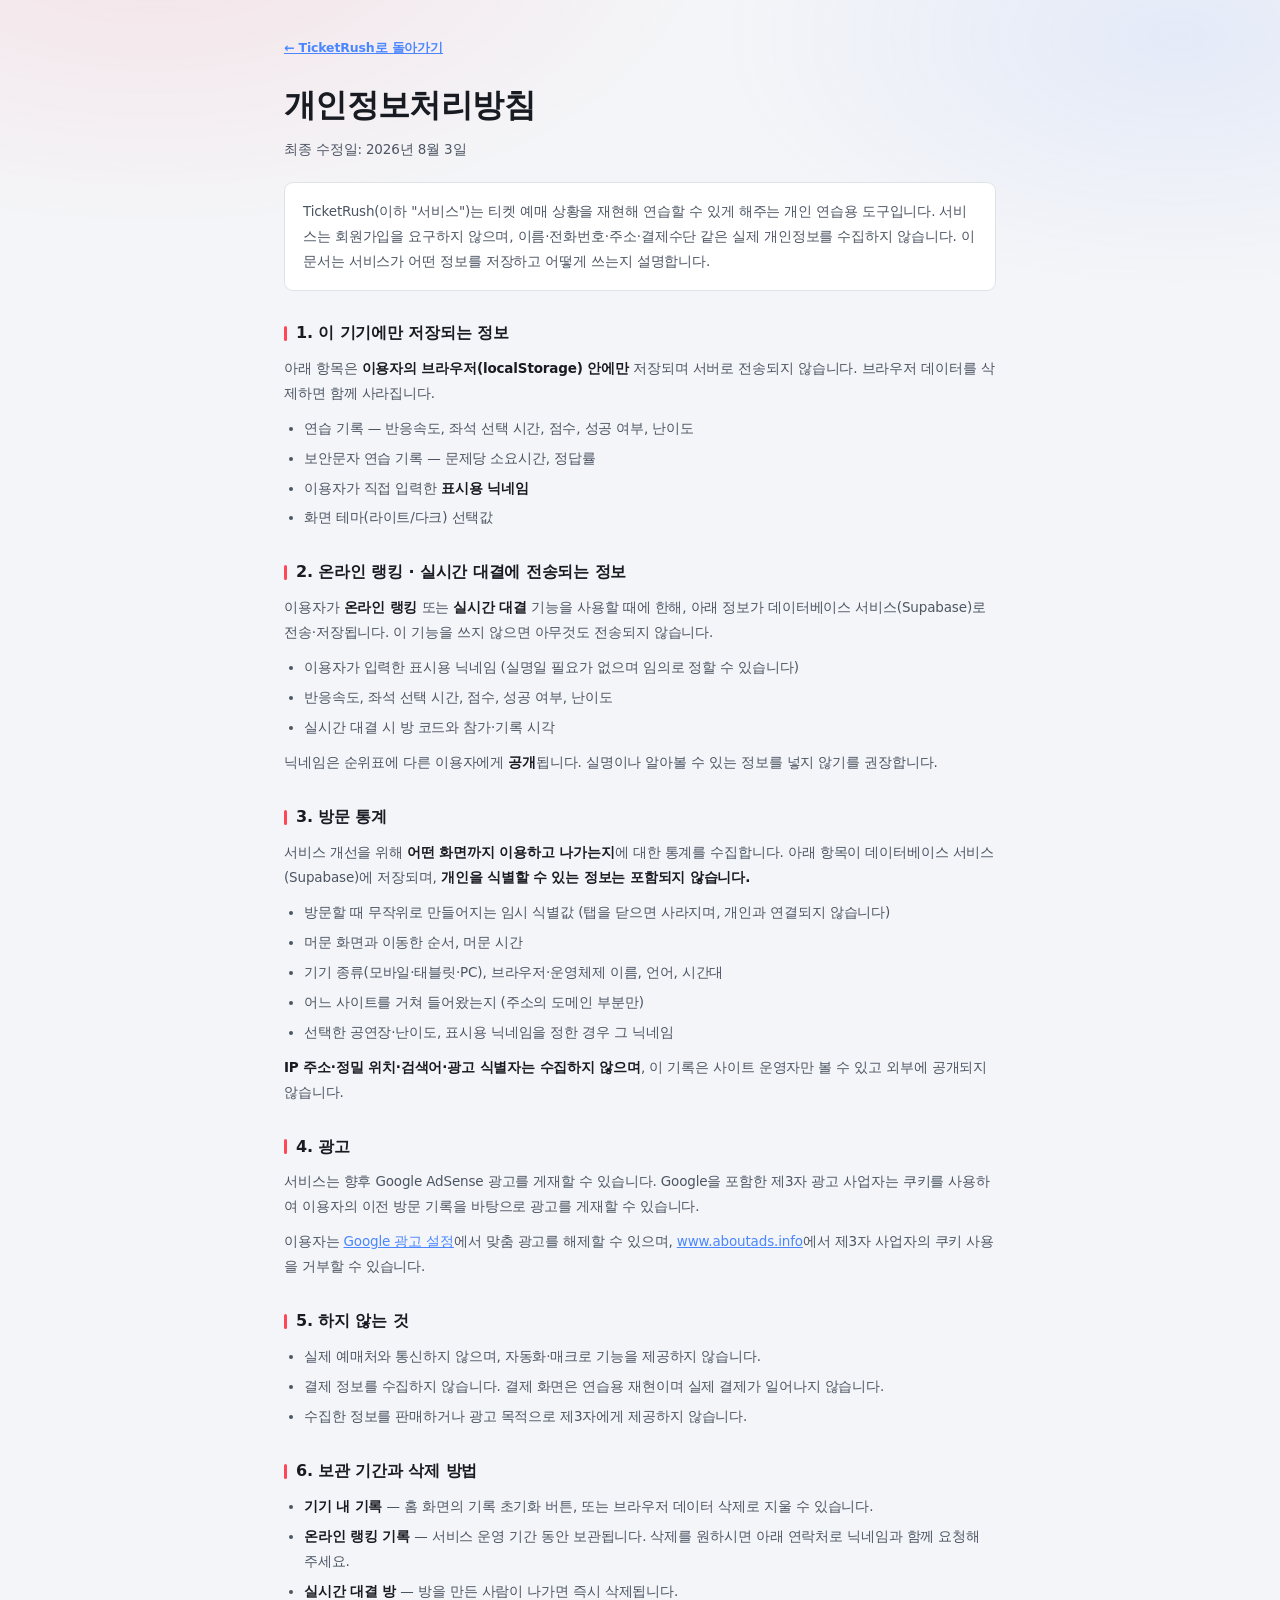
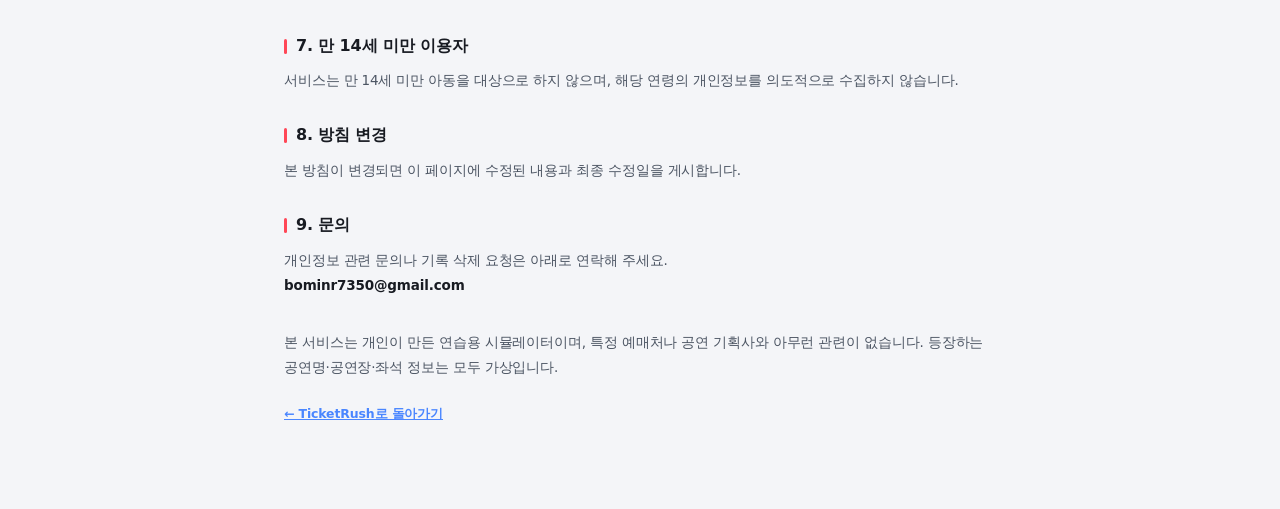
<file: privacy.html>
<!DOCTYPE html>
<html lang="ko">
<head>
<meta charset="UTF-8">
<meta name="viewport" content="width=device-width, initial-scale=1.0, viewport-fit=cover">
<title>개인정보처리방침 — TicketRush</title>
<meta name="description" content="TicketRush가 수집하는 정보와 이용 방법을 안내합니다.">

<script>
(function(){
  var t = 'light';
  try { t = localStorage.getItem('ticketrush.theme') || 'light'; } catch (e) {}
  document.documentElement.setAttribute('data-theme', t);
})();
</script>

<link rel="icon" type="image/png" sizes="32x32" href="icons/favicon-32.png?v=3">
<link rel="stylesheet" href="css/style.css">
</head>
<body>

<main id="stage">
  <section class="screen active">
    <div class="doc-wrap">
      <a class="drill-back" href="./">← TicketRush로 돌아가기</a>

      <h1 class="doc-title">개인정보처리방침</h1>
      <p class="doc-updated">최종 수정일: 2026년 8월 3일</p>

      <p class="doc-lead">
        TicketRush(이하 "서비스")는 티켓 예매 상황을 재현해 연습할 수 있게 해주는 개인 연습용 도구입니다.
        서비스는 회원가입을 요구하지 않으며, 이름·전화번호·주소·결제수단 같은 실제 개인정보를
        수집하지 않습니다. 이 문서는 서비스가 어떤 정보를 저장하고 어떻게 쓰는지 설명합니다.
      </p>

      <h2>1. 이 기기에만 저장되는 정보</h2>
      <p>
        아래 항목은 <b>이용자의 브라우저(localStorage) 안에만</b> 저장되며 서버로 전송되지 않습니다.
        브라우저 데이터를 삭제하면 함께 사라집니다.
      </p>
      <ul>
        <li>연습 기록 — 반응속도, 좌석 선택 시간, 점수, 성공 여부, 난이도</li>
        <li>보안문자 연습 기록 — 문제당 소요시간, 정답률</li>
        <li>이용자가 직접 입력한 <b>표시용 닉네임</b></li>
        <li>화면 테마(라이트/다크) 선택값</li>
      </ul>

      <h2>2. 온라인 랭킹 · 실시간 대결에 전송되는 정보</h2>
      <p>
        이용자가 <b>온라인 랭킹</b> 또는 <b>실시간 대결</b> 기능을 사용할 때에 한해, 아래 정보가
        데이터베이스 서비스(Supabase)로 전송·저장됩니다. 이 기능을 쓰지 않으면 아무것도 전송되지 않습니다.
      </p>
      <ul>
        <li>이용자가 입력한 표시용 닉네임 (실명일 필요가 없으며 임의로 정할 수 있습니다)</li>
        <li>반응속도, 좌석 선택 시간, 점수, 성공 여부, 난이도</li>
        <li>실시간 대결 시 방 코드와 참가·기록 시각</li>
      </ul>
      <p>
        닉네임은 순위표에 다른 이용자에게 <b>공개</b>됩니다. 실명이나 알아볼 수 있는 정보를
        넣지 않기를 권장합니다.
      </p>

      <h2>3. 방문 통계</h2>
      <p>
        서비스 개선을 위해 <b>어떤 화면까지 이용하고 나가는지</b>에 대한 통계를 수집합니다.
        아래 항목이 데이터베이스 서비스(Supabase)에 저장되며, <b>개인을 식별할 수 있는 정보는
        포함되지 않습니다.</b>
      </p>
      <ul>
        <li>방문할 때 무작위로 만들어지는 임시 식별값 (탭을 닫으면 사라지며, 개인과 연결되지 않습니다)</li>
        <li>머문 화면과 이동한 순서, 머문 시간</li>
        <li>기기 종류(모바일·태블릿·PC), 브라우저·운영체제 이름, 언어, 시간대</li>
        <li>어느 사이트를 거쳐 들어왔는지 (주소의 도메인 부분만)</li>
        <li>선택한 공연장·난이도, 표시용 닉네임을 정한 경우 그 닉네임</li>
      </ul>
      <p>
        <b>IP 주소·정밀 위치·검색어·광고 식별자는 수집하지 않으며</b>, 이 기록은 사이트 운영자만
        볼 수 있고 외부에 공개되지 않습니다.
      </p>

      <h2>4. 광고</h2>
      <p>
        서비스는 향후 Google AdSense 광고를 게재할 수 있습니다. Google을 포함한 제3자 광고 사업자는
        쿠키를 사용하여 이용자의 이전 방문 기록을 바탕으로 광고를 게재할 수 있습니다.
      </p>
      <p>
        이용자는 <a href="https://www.google.com/settings/ads" target="_blank" rel="noopener">Google 광고 설정</a>에서
        맞춤 광고를 해제할 수 있으며,
        <a href="https://www.aboutads.info/choices/" target="_blank" rel="noopener">www.aboutads.info</a>에서
        제3자 사업자의 쿠키 사용을 거부할 수 있습니다.
      </p>

      <h2>5. 하지 않는 것</h2>
      <ul>
        <li>실제 예매처와 통신하지 않으며, 자동화·매크로 기능을 제공하지 않습니다.</li>
        <li>결제 정보를 수집하지 않습니다. 결제 화면은 연습용 재현이며 실제 결제가 일어나지 않습니다.</li>
        <li>수집한 정보를 판매하거나 광고 목적으로 제3자에게 제공하지 않습니다.</li>
      </ul>

      <h2>6. 보관 기간과 삭제 방법</h2>
      <ul>
        <li><b>기기 내 기록</b> — 홈 화면의 기록 초기화 버튼, 또는 브라우저 데이터 삭제로 지울 수 있습니다.</li>
        <li><b>온라인 랭킹 기록</b> — 서비스 운영 기간 동안 보관됩니다. 삭제를 원하시면 아래 연락처로
            닉네임과 함께 요청해 주세요.</li>
        <li><b>실시간 대결 방</b> — 방을 만든 사람이 나가면 즉시 삭제됩니다.</li>
      </ul>

      <h2>7. 만 14세 미만 이용자</h2>
      <p>
        서비스는 만 14세 미만 아동을 대상으로 하지 않으며, 해당 연령의 개인정보를 의도적으로
        수집하지 않습니다.
      </p>

      <h2>8. 방침 변경</h2>
      <p>
        본 방침이 변경되면 이 페이지에 수정된 내용과 최종 수정일을 게시합니다.
      </p>

      <h2>9. 문의</h2>
      <p>
        개인정보 관련 문의나 기록 삭제 요청은 아래로 연락해 주세요.<br>
        <b>bominr7350@gmail.com</b>
      </p>

      <p class="disclaimer" style="text-align:left;margin-top:32px">
        본 서비스는 개인이 만든 연습용 시뮬레이터이며, 특정 예매처나 공연 기획사와 아무런 관련이 없습니다.
        등장하는 공연명·공연장·좌석 정보는 모두 가상입니다.
      </p>

      <a class="drill-back" href="./" style="margin-top:8px;display:inline-block">← TicketRush로 돌아가기</a>
    </div>
  </section>
</main>

</body>
</html>
</file>
<file: css/style.css>
/* ═══════════════════════════════════════════════
   TicketRush — 티켓팅 실전 연습 시뮬레이터
   ═══════════════════════════════════════════════ */

:root{
  --bg:#0b0d12;
  --bg-2:#10131a;
  --surface:#161a23;
  --surface-2:#1d222d;
  --surface-3:#252b38;
  --border:#2a3140;
  --border-2:#39424f;
  --text:#e9edf5;
  --text-2:#a9b4c6;
  --muted:#6f7b90;
  --accent:#ff4757;
  --accent-2:#ff6b7a;
  --accent-dim:rgba(255,71,87,.13);
  --blue:#4a86ff;
  --blue-dim:rgba(74,134,255,.13);
  --green:#22c98f;
  --amber:#ffb020;
  --purple:#a978ff;
  --radius:14px;
  --radius-s:9px;
  --shadow:0 10px 40px rgba(0,0,0,.45);
  --topbar-bg:rgba(11,13,18,.86);
  --menu-btn-bg:rgba(29,34,45,.92);
  /* 어두운 배경 위 옅은 색 배지 글자 — 밝은 테마에서는 아래에서 더 진한 색으로 바뀐다 */
  --tint-blue:#9dbcff;
  --tint-blue-2:#8db1ff;
  --tint-blue-3:#7ba4ff;
  --tint-red:#ffb3ba;
  --tint-red-2:#ff8a94;
  --tint-amber:#ffc861;
  --tint-amber-2:#ffd27d;
  --tint-green:#5fdcb0;
  --tint-purple:#c4a3ff;
  --tint-purple-2:#cbb0ff;
  --grad-top:#fff;
  --font:"Pretendard Variable","Pretendard",-apple-system,BlinkMacSystemFont,"Apple SD Gothic Neo","Segoe UI","Malgun Gothic","맑은 고딕",system-ui,sans-serif;
  --mono:"SF Mono",ui-monospace,"Cascadia Mono","Consolas",monospace;
}

/* ─────────── 라이트 테마 ─────────── */
:root[data-theme="light"]{
  --bg:#f4f5f8;
  --bg-2:#ffffff;
  --surface:#ffffff;
  --surface-2:#eef0f4;
  --surface-3:#e4e7ed;
  --border:#dfe2e8;
  --border-2:#c9ceda;
  --text:#181b22;
  --text-2:#4c5563;
  --muted:#818a99;
  --shadow:0 10px 32px rgba(24,27,34,.12);
  --topbar-bg:rgba(255,255,255,.86);
  --menu-btn-bg:rgba(255,255,255,.92);
  --tint-blue:#1d5fd6;
  --tint-blue-2:#1d5fd6;
  --tint-blue-3:#2f6fe0;
  --tint-red:#c81e3c;
  --tint-red-2:#d21f3c;
  --tint-amber:#9a5b00;
  --tint-amber-2:#8a5300;
  --tint-green:#0d8a63;
  --tint-purple:#7a3fd6;
  --tint-purple-2:#7a3fd6;
  --grad-top:#181b22;
}

*{box-sizing:border-box;margin:0;padding:0}
html,body{height:100%}
body{
  background:var(--bg);
  color:var(--text);
  font-family:var(--font);
  font-size:15px;
  line-height:1.55;
  -webkit-font-smoothing:antialiased;
  letter-spacing:-.01em;
  overflow-x:hidden;
}
body::before{
  content:"";position:fixed;inset:0;pointer-events:none;z-index:0;
  background:
    radial-gradient(900px 480px at 12% -8%, rgba(255,71,87,.10), transparent 62%),
    radial-gradient(760px 420px at 92% 4%, rgba(74,134,255,.09), transparent 60%);
}
button{font-family:inherit;cursor:pointer;border:none;background:none;color:inherit}
input{font-family:inherit}
.hidden{display:none !important}

/* ─────────── 상단바 ─────────── */
#topbar{
  position:sticky;top:0;z-index:60;
  display:flex;align-items:center;justify-content:space-between;
  gap:16px;padding:0 22px;height:52px;
  background:var(--topbar-bg);
  backdrop-filter:blur(14px);
  border-bottom:1px solid var(--border);
}
.tb-left{display:flex;align-items:center;gap:12px;min-width:0}
.tb-logo{font-weight:800;font-size:13px;letter-spacing:.1em}
.tb-logo em{color:var(--accent);font-style:normal}
.tb-sep{width:1px;height:16px;background:var(--border-2)}
.tb-clock{font-family:var(--mono);font-size:14px;font-weight:600;font-variant-numeric:tabular-nums}
.tb-clock-label{font-size:10px;color:var(--muted);letter-spacing:.05em}
.tb-right{display:flex;align-items:center;gap:18px}
.tb-stat{display:flex;align-items:center;gap:7px;font-size:12px;white-space:nowrap}
.tb-stat-label{color:var(--muted)}
.tb-stat-val{font-family:var(--mono);font-weight:700;font-variant-numeric:tabular-nums}
.load-bar{width:64px;height:5px;border-radius:3px;background:var(--surface-3);overflow:hidden}
.load-fill{height:100%;width:0;border-radius:3px;background:var(--green);transition:width .5s ease,background .5s ease}
.load-fill.mid{background:var(--amber)}
.load-fill.high{background:var(--accent)}
@media(max-width:820px){
  .tb-stat:not(.tb-load){display:none}
  #topbar{padding:0 14px}
}

/* ─────────── 화면 전환 ─────────── */
#stage{position:relative;z-index:1}
.screen{display:none;animation:fadeUp .32s cubic-bezier(.16,1,.3,1)}
.screen.active{display:block}
@keyframes fadeUp{from{opacity:0;transform:translateY(10px)}to{opacity:1;transform:none}}

/* ═══════════ 1. 홈 ═══════════ */
.home-hero{max-width:900px;margin:0 auto;padding:86px 24px 46px;text-align:center}
.hero-badge{
  display:inline-block;padding:6px 14px;border-radius:100px;
  background:var(--accent-dim);border:1px solid rgba(255,71,87,.3);
  color:var(--accent-2);font-size:12px;font-weight:700;letter-spacing:.06em;
}
.hero-title{margin-top:22px;font-size:clamp(30px,5.2vw,52px);font-weight:800;line-height:1.22;letter-spacing:-.035em}
.hero-title em{
  font-style:normal;
  background:linear-gradient(100deg,var(--accent),#ff9068);
  -webkit-background-clip:text;background-clip:text;color:transparent;
}
.hero-sub{margin-top:20px;color:var(--text-2);font-size:15.5px;line-height:1.75}

.home-panel{max-width:940px;margin:0 auto;padding:0 24px 60px}
.panel-block{margin-bottom:38px}
.block-title{font-size:16px;font-weight:700;display:flex;align-items:center;gap:10px;margin-bottom:14px}
.block-title .num{
  font-family:var(--mono);font-size:11px;color:var(--accent);
  background:var(--accent-dim);padding:3px 7px;border-radius:5px;font-weight:700;
}
.block-desc{color:var(--muted);font-size:13px;margin:-8px 0 14px}
.opt-tag{font-size:11px;color:var(--muted);font-weight:500;background:var(--surface-2);padding:2px 8px;border-radius:5px}

/* 공연 카드 */
.concert-grid{display:grid;grid-template-columns:repeat(auto-fill,minmax(210px,1fr));gap:12px}
.concert{
  position:relative;text-align:left;padding:0;overflow:hidden;
  background:var(--surface);border:1px solid var(--border);border-radius:var(--radius);
  transition:border-color .18s,transform .18s;
}
.concert:hover{border-color:var(--border-2);transform:translateY(-2px)}
.concert.on{border-color:var(--accent);box-shadow:0 0 0 1px var(--accent),0 8px 26px rgba(255,71,87,.16)}
/* 티켓 포스터가 크림색 용지라 어둡게 덮는 오버레이를 두지 않는다 */
.c-art{height:104px;position:relative;overflow:hidden;background:var(--surface-2)}
.c-art svg{display:block;width:100%;height:100%}
.c-body{padding:13px 14px 15px}
.c-name{font-weight:700;font-size:14.5px;line-height:1.35}
.c-venue{color:var(--muted);font-size:12px;margin-top:5px}
.c-tags{display:flex;gap:5px;margin-top:10px;flex-wrap:wrap}
.c-tag{font-size:10.5px;padding:3px 7px;border-radius:5px;background:var(--surface-3);color:var(--text-2);font-weight:600}
.c-tag.hot{background:var(--accent-dim);color:var(--accent-2)}

/* 난이도 */
.diff-grid{display:grid;grid-template-columns:repeat(auto-fit,minmax(160px,1fr));gap:10px}
.diff{
  text-align:left;padding:15px 16px;border-radius:var(--radius-s);
  background:var(--surface);border:1px solid var(--border);transition:.18s;
}
.diff:hover{border-color:var(--border-2)}
.diff.on{border-color:var(--accent);background:linear-gradient(180deg,var(--accent-dim),var(--surface))}
.d-name{font-weight:700;font-size:15px;display:flex;align-items:center;gap:7px}
.d-dots{display:flex;gap:3px}
.d-dots i{width:5px;height:5px;border-radius:50%;background:var(--surface-3)}
.d-dots i.f{background:var(--accent)}
.d-desc{color:var(--muted);font-size:12px;margin-top:7px;line-height:1.5}
.d-spec{margin-top:9px;font-family:var(--mono);font-size:10.5px;color:var(--text-2);display:flex;flex-direction:column;gap:2px}

/* 체크박스 옵션 */
.opt-grid{display:grid;grid-template-columns:repeat(auto-fit,minmax(240px,1fr));gap:10px}
.opt{
  display:flex;gap:11px;align-items:flex-start;cursor:pointer;
  padding:13px 15px;border-radius:var(--radius-s);
  background:var(--surface);border:1px solid var(--border);transition:.16s;
}
.opt:hover{border-color:var(--border-2)}
/* '좌석만 연습' 을 켜면 건너뛰는 단계라 손댈 수 없음을 보여준다 */
.opt-off{opacity:.42;cursor:not-allowed}
.opt-off:hover{border-color:var(--border)}
.opt input{position:absolute;opacity:0;pointer-events:none}
.opt-box{
  flex:0 0 auto;width:18px;height:18px;margin-top:2px;border-radius:5px;
  border:1.5px solid var(--border-2);background:var(--bg-2);
  display:grid;place-items:center;transition:.16s;
}
.opt-box::after{content:"";width:9px;height:5px;border-left:2px solid #fff;border-bottom:2px solid #fff;transform:rotate(-45deg) scale(0);transition:transform .16s}
.opt input:checked + .opt-box,
.co-agree input:checked + .opt-box{background:var(--accent);border-color:var(--accent)}
.opt input:checked + .opt-box::after,
.co-agree input:checked + .opt-box::after{transform:rotate(-45deg) scale(1)}
.opt-text{display:flex;flex-direction:column;gap:3px;font-size:13.5px}
.opt-text b{font-weight:600}
.opt-text i{font-style:normal;color:var(--muted);font-size:12px;line-height:1.45}

/* 목표좌석 */
/* 공연장 선택 */
.venue-grid{display:grid;grid-template-columns:repeat(auto-fit,minmax(210px,1fr));gap:10px}
.venue-pick{
  text-align:left;padding:14px 16px;border-radius:var(--radius-s);
  background:var(--surface);border:1.5px solid var(--border);transition:.16s;
}
.venue-pick:hover{border-color:var(--border-2);transform:translateY(-2px)}
.venue-pick.on{border-color:var(--accent);background:linear-gradient(180deg,var(--accent-dim),var(--surface))}
.vp-label{
  display:inline-block;font-size:10.5px;font-weight:700;padding:2px 8px;border-radius:5px;
  background:var(--surface-3);color:var(--text-2);margin-bottom:7px;
}
.venue-pick.on .vp-label{background:var(--accent);color:#fff}
.vp-name{font-size:14px;font-weight:700}
.vp-desc{font-size:11.5px;color:var(--muted);line-height:1.55;margin-top:4px}
.vp-spec{font-size:11px;color:var(--text-2);font-family:var(--mono);margin-top:8px}

.target-grid{display:flex;flex-wrap:wrap;gap:8px}
.target{
  padding:9px 15px;border-radius:100px;font-size:13px;font-weight:600;
  background:var(--surface);border:1px solid var(--border);transition:.16s;
}
.target:hover{border-color:var(--border-2)}
.target.on{background:var(--blue-dim);border-color:var(--blue);color:var(--tint-blue)}

/* 버튼 */
.btn-primary{
  background:linear-gradient(180deg,var(--accent-2),var(--accent));
  color:#fff;font-weight:700;font-size:15px;
  padding:13px 26px;border-radius:var(--radius-s);
  transition:.16s;box-shadow:0 6px 20px rgba(255,71,87,.24);
}
.btn-primary:hover:not(:disabled){filter:brightness(1.08);transform:translateY(-1px)}
.btn-primary:active:not(:disabled){transform:translateY(0)}
.btn-primary:disabled{opacity:.34;cursor:not-allowed;box-shadow:none;filter:grayscale(.6)}
.btn-huge{width:100%;padding:18px;font-size:17px;margin-top:8px}
.btn-ghost{
  padding:10px 20px;border-radius:var(--radius-s);font-size:13.5px;font-weight:600;
  background:var(--surface-2);border:1px solid var(--border);color:var(--text-2);transition:.16s;
}
.btn-ghost:hover{background:var(--surface-3);color:var(--text)}
.btn-danger{color:var(--tint-red-2)}
.btn-danger:hover{background:var(--accent-dim);border-color:rgba(255,71,87,.4)}
.btn-link{background:none;color:var(--blue);font-size:12.5px;text-decoration:underline;padding:4px}
.btn-back{font-size:13px;color:var(--muted);padding:4px 0;font-weight:600}
.btn-back:hover{color:var(--text)}

.disclaimer{margin-top:16px;text-align:center;color:var(--muted);font-size:11.5px;line-height:1.7}

/* 기록 */
.home-record{max-width:940px;margin:0 auto;padding:0 24px 80px}
.rec-box{background:var(--surface);border:1px solid var(--border);border-radius:var(--radius);padding:20px 22px}
.rec-head{display:flex;align-items:center;justify-content:space-between;margin-bottom:16px}
.rec-head h3{font-size:15px;font-weight:700}
.rec-grid{display:grid;grid-template-columns:repeat(auto-fit,minmax(110px,1fr));gap:12px}
.rec-item{text-align:center;padding:14px 8px;background:var(--bg-2);border-radius:var(--radius-s)}
.rec-val{font-family:var(--mono);font-size:22px;font-weight:700}
.rec-lab{font-size:11.5px;color:var(--muted);margin-top:4px}

/* ═══════════ 2. 오픈 대기 ═══════════ */
.standby-wrap{
  max-width:880px;margin:0 auto;padding:60px 24px;
  display:grid;grid-template-columns:260px 1fr;gap:40px;align-items:center;min-height:calc(100vh - 52px);
}
@media(max-width:720px){.standby-wrap{grid-template-columns:1fr;gap:24px;padding:36px 20px}}
.sb-poster{
  position:relative;width:100%;aspect-ratio:3/4;min-height:220px;
  border-radius:var(--radius);overflow:hidden;
  box-shadow:var(--shadow);background:var(--surface-2);
}
/* absolute 로 채워야 aspect-ratio 계산 순서와 무관하게 항상 보인다 */
.sb-poster svg{position:absolute;inset:0;width:100%;height:100%}
.sb-label{color:var(--muted);font-size:13px;letter-spacing:.04em}
.sb-count{
  font-family:var(--mono);font-size:clamp(56px,11vw,88px);font-weight:800;
  line-height:1;letter-spacing:-.03em;font-variant-numeric:tabular-nums;
  display:inline-block;
}
.sb-ms{font-family:var(--mono);font-size:24px;color:var(--accent);display:inline-block;font-weight:700}
.sb-count.urgent{color:var(--accent);animation:pulse .5s infinite}
@keyframes pulse{0%,100%{opacity:1}50%{opacity:.55}}
.sb-title{font-size:22px;font-weight:700;margin-top:22px}
.sb-meta{color:var(--text-2);font-size:13.5px;margin-top:6px;line-height:1.7}
.btn-book{margin-top:26px;width:100%;max-width:320px;padding:19px;font-size:19px}
.sb-hint{color:var(--muted);font-size:12.5px;margin-top:12px}
.sb-early{
  margin-top:12px;padding:10px 14px;border-radius:var(--radius-s);
  background:var(--accent-dim);border:1px solid rgba(255,71,87,.3);
  color:var(--accent-2);font-size:13px;font-weight:600;
}

/* ═══════════ 3. 대기열 ═══════════ */
.queue-card{
  max-width:440px;margin:0 auto;padding:34px 30px 28px;
  min-height:calc(100vh - 52px);display:flex;flex-direction:column;justify-content:center;
}
.q-head{text-align:center;margin-bottom:26px}
.q-brand{font-size:11px;font-weight:800;letter-spacing:.14em;color:var(--accent)}
.q-title{font-size:20px;font-weight:700;margin-top:8px}
/* 대기열 진행 — 일자형 게이지 */
.q-visual{margin:0 auto;max-width:420px}
.q-numrow{display:flex;align-items:baseline;justify-content:space-between;gap:12px;margin-bottom:10px}
.q-numlabel{font-size:12px;color:var(--muted)}
.q-numval{font-size:13px;color:var(--text-2)}
.q-numval b{
  font-family:var(--mono);font-size:38px;font-weight:800;
  font-variant-numeric:tabular-nums;color:var(--text);
  letter-spacing:-.03em;margin-right:3px;
}
.q-track{
  height:12px;border-radius:7px;background:var(--surface-2);
  border:1px solid var(--border);overflow:hidden;position:relative;
}
.q-fill{
  height:100%;width:0;border-radius:6px;
  background:linear-gradient(90deg,var(--accent),#ff9068);
  transition:width .6s ease;position:relative;
}
/* 진행 중임을 보여주는 흐르는 빛 */
.q-fill::after{
  content:"";position:absolute;inset:0;border-radius:6px;
  background:linear-gradient(90deg,transparent,rgba(255,255,255,.42),transparent);
  animation:qflow 1.5s linear infinite;
}
@keyframes qflow{from{transform:translateX(-100%)}to{transform:translateX(100%)}}
.q-trackfoot{display:flex;justify-content:space-between;font-size:11px;color:var(--muted);margin-top:7px}
.q-trackfoot b{font-family:var(--mono);color:var(--text-2)}
.q-stats{display:flex;flex-wrap:wrap;justify-content:space-between;gap:8px;margin-top:26px;text-align:center}
.q-stats .q-stat{min-width:96px}
.q-stat{flex:1;background:var(--surface);border:1px solid var(--border);border-radius:var(--radius-s);padding:11px 6px}
.q-stat span{display:block;font-size:11px;color:var(--muted)}
.q-stat b{display:block;font-family:var(--mono);font-size:14px;margin-top:3px;font-variant-numeric:tabular-nums}
.q-status{
  margin-top:14px;padding:11px 14px;border-radius:var(--radius-s);
  background:var(--surface);border:1px solid var(--border);
  font-size:13px;color:var(--text-2);text-align:center;transition:.2s;
}
.q-status.warn{background:rgba(255,176,32,.1);border-color:rgba(255,176,32,.34);color:var(--tint-amber-2)}
.q-status.bad{background:var(--accent-dim);border-color:rgba(255,71,87,.36);color:var(--accent-2)}
.q-warn{
  margin-top:14px;padding:13px 15px;border-radius:var(--radius-s);
  background:rgba(255,176,32,.07);border:1px solid rgba(255,176,32,.24);font-size:12.5px;line-height:1.6;
}
.q-warn b{display:block;color:var(--tint-amber);margin-bottom:3px}
.q-warn span{color:var(--text-2)}
.q-actions{display:flex;gap:8px;margin-top:16px}
.q-actions button{flex:1}
.q-refresh-count{text-align:center;font-size:11.5px;color:var(--muted);margin-top:10px;min-height:17px}

/* ═══════════ 예매 공통 헤더 ═══════════ */
.book-head{
  display:flex;align-items:center;justify-content:space-between;gap:16px;
  padding:16px 24px;border-bottom:1px solid var(--border);background:var(--bg-2);
}
.bh-title{font-size:17px;font-weight:700}
.bh-sub{font-size:12.5px;color:var(--muted);margin-top:3px}
.bh-timer{font-size:13px;color:var(--text-2)}
.bh-timer b{font-family:var(--mono);font-size:17px;color:var(--text);font-variant-numeric:tabular-nums;margin-left:6px}
.bh-timer.urgent b{color:var(--accent)}

/* ═══════════ 4. 구역 선택 ═══════════ */
.zone-body{display:grid;grid-template-columns:1fr 260px;gap:20px;padding:22px 24px;max-width:1200px;margin:0 auto}
@media(max-width:900px){.zone-body{grid-template-columns:1fr}}
/* 좌석배치도 — 무대를 중심으로 부채꼴로 펼친 SVG */
.venue{
  background:var(--surface);border:1px solid var(--border);border-radius:var(--radius);
  padding:18px 16px 14px;
}
.venue-svg{display:block;width:100%;height:auto;max-height:68vh;margin:0 auto}
.vm-stage{fill:var(--surface-3);stroke:var(--border-2);stroke-width:1.5}
.vm-stage-t{
  fill:var(--text-2);font-family:var(--font);font-size:12px;font-weight:800;
  letter-spacing:.26em;pointer-events:none;
}
.vm-zone{cursor:pointer}
/* 기본 투명도는 JS 가 잔여석에 맞춰 fill-opacity 속성으로 넣는다.
   여기서 fill-opacity 를 선언하면 그 값을 덮어버리므로 상태별로만 지정한다. */
.vm-shape{stroke-width:1.5;transition:fill-opacity .45s ease,stroke-width .14s}
.vm-zone:hover .vm-shape{fill-opacity:.85;stroke-width:2.5}
.vm-zone:focus{outline:none}
.vm-zone:focus-visible .vm-shape{stroke-width:3}
.vm-name,.vm-left{
  pointer-events:none;paint-order:stroke;
  stroke:rgba(0,0,0,.6);stroke-width:3px;stroke-linejoin:round;
}
.vm-name{fill:#fff;font-family:var(--font);font-size:12px;font-weight:700}
.vm-left{fill:var(--text-2);font-family:var(--mono);font-size:10.5px;font-weight:600}
.vm-zone.mid .vm-left{fill:var(--amber)}
.vm-zone.low .vm-left{fill:var(--accent-2)}
.vm-zone.off{cursor:not-allowed}
.vm-zone.off .vm-shape{stroke-dasharray:3 3}
.vm-zone.off:hover .vm-shape{fill-opacity:.05;stroke-width:1.5}
.vm-zone.off .vm-name{fill:var(--muted)}
.vm-zone.off .vm-left{fill:var(--accent)}
.vm-hint{font-size:11.5px;color:var(--muted);text-align:center;margin-top:12px;line-height:1.6}
.vm-hint b{color:var(--text-2)}
.zone-side h3{font-size:14px;font-weight:700;margin-bottom:11px}
.grade-list{display:flex;flex-direction:column;gap:7px}
.grade-item{
  display:flex;align-items:center;gap:9px;padding:10px 12px;
  background:var(--surface);border:1px solid var(--border);border-radius:var(--radius-s);font-size:12.5px;
}
.gi-dot{width:9px;height:9px;border-radius:50%;flex:0 0 auto}
.gi-name{font-weight:700}
.gi-price{color:var(--muted);font-size:11.5px}
.gi-left{margin-left:auto;font-family:var(--mono);font-weight:700;font-size:12.5px}

/* 실시간 피드 */
.live-feed{
  margin-top:16px;background:var(--bg-2);border:1px solid var(--border);
  border-radius:var(--radius-s);padding:11px 12px;height:158px;overflow:hidden;
  display:flex;flex-direction:column;gap:5px;justify-content:flex-end;
}
.lf-item{font-size:11.5px;color:var(--muted);animation:feedIn .3s ease;line-height:1.45}
.lf-item b{color:var(--text-2);font-weight:600}
.lf-item.hot b{color:var(--accent-2)}
@keyframes feedIn{from{opacity:0;transform:translateY(6px)}to{opacity:1;transform:none}}

/* ═══════════ 5. 좌석 선택 ═══════════ */
.seat-body{display:grid;grid-template-columns:1fr 280px;gap:20px;padding:20px 24px;max-width:1280px;margin:0 auto}
@media(max-width:900px){.seat-body{grid-template-columns:1fr}}
.seat-main{background:var(--surface);border:1px solid var(--border);border-radius:var(--radius);padding:20px}
.stage-bar{
  background:linear-gradient(180deg,var(--surface-3),var(--surface-2));
  border:1px solid var(--border-2);border-radius:7px;text-align:center;
  padding:9px;font-weight:800;letter-spacing:.4em;font-size:12px;color:var(--text-2);margin-bottom:20px;
}
.seat-scroll{overflow:auto;max-height:56vh;padding:4px}
.seat-grid{display:flex;flex-direction:column;gap:5px;align-items:center;min-width:min-content}
.seat-row{display:flex;gap:4px;align-items:center}
.seat-rowlabel{
  width:26px;flex:0 0 auto;font-family:var(--mono);font-size:10px;
  color:var(--muted);text-align:right;padding-right:5px;
}
.seat{
  width:17px;height:17px;border-radius:3.5px;flex:0 0 auto;
  background:var(--surface-3);border:none;transition:transform .1s,background .18s;position:relative;
}
/* 선택 가능한 좌석 = 포도알 (보라색) */
.seat.av{background:#8b5cf6;cursor:pointer}
.seat.av:hover{transform:scale(1.42);background:#a78bfa;z-index:5;box-shadow:0 0 0 2px rgba(139,92,246,.45)}
/* 경쟁자가 선점 중인 좌석. 깜빡이거나 노랗게 뜨지 않고 그냥 사라진 것처럼 보인다 */
.seat.hold{background:#2b313d;cursor:not-allowed}
.seat.sold{background:#2b313d;cursor:not-allowed}
.seat.mine{background:var(--accent);cursor:pointer;box-shadow:0 0 0 2px rgba(255,71,87,.45)}
/* 사라질 때 별도 연출 없음 — background transition 만으로 조용히 회색이 된다 */
.seat-aisle{width:12px;flex:0 0 auto}
.seat-legend{display:flex;gap:16px;justify-content:center;margin-top:18px;font-size:11.5px;color:var(--text-2);flex-wrap:wrap}
.seat-legend span{display:flex;align-items:center;gap:6px}
.lg{width:11px;height:11px;border-radius:3px;display:inline-block}
.lg-av{background:#8b5cf6}
.lg-sold{background:#2b313d}.lg-mine{background:var(--accent)}

.seat-side h3{font-size:14px;font-weight:700;margin-bottom:11px}
.picked{
  background:var(--surface);border:1px solid var(--border);border-radius:var(--radius-s);
  padding:11px;min-height:96px;display:flex;flex-direction:column;gap:7px;
}
.picked .empty{color:var(--muted);font-size:12.5px;margin:auto;text-align:center}
.pick-item{display:flex;align-items:center;gap:9px;padding:8px 10px;background:var(--bg-2);border-radius:7px;font-size:12.5px}
.pi-grade{font-size:10px;font-weight:700;padding:2px 6px;border-radius:4px}
.pi-name{font-weight:600}
.pi-price{margin-left:auto;font-family:var(--mono);font-size:11.5px;color:var(--text-2)}
.pi-del{color:var(--muted);font-size:15px;line-height:1;padding:0 2px}
.pi-del:hover{color:var(--accent)}
.picked-sum{
  margin-top:11px;padding:13px;background:var(--surface);
  border:1px solid var(--border);border-radius:var(--radius-s);
}
.picked-sum div{display:flex;justify-content:space-between;font-size:13px;padding:3px 0}
.picked-sum b{font-family:var(--mono);font-weight:700}
.seat-side .btn-primary{width:100%;margin-top:11px}

/* ═══════════ 6. 보안문자 ═══════════ */
.captcha-card{
  max-width:390px;margin:0 auto;padding:36px 30px;
  min-height:calc(100vh - 52px);display:flex;flex-direction:column;
  align-items:center;justify-content:center;text-align:center;
}
.captcha-card h2{font-size:20px;font-weight:700}
.captcha-card > p{color:var(--text-2);font-size:13.5px;margin-top:7px}
/* 전체 연습(#captcha-*)과 집중 연습(#cd-*)이 같은 모양을 쓴다 */
#captcha-canvas,#cd-canvas{
  margin-top:20px;border-radius:8px;background:#fff;
  border:1px solid var(--border-2);max-width:100%;
}
#captcha-input,#cd-input{
  margin-top:12px;width:100%;padding:14px 16px;font-size:19px;
  text-align:center;letter-spacing:.22em;font-family:var(--mono);font-weight:700;
  background:var(--surface);border:1.5px solid var(--border-2);
  border-radius:var(--radius-s);color:var(--text);outline:none;transition:.16s;
}
#captcha-input:focus,#cd-input:focus{border-color:var(--accent);background:var(--surface-2)}
#captcha-input.err,#cd-input.err{border-color:var(--accent);animation:shake .32s}
@keyframes shake{0%,100%{transform:translateX(0)}25%{transform:translateX(-7px)}75%{transform:translateX(7px)}}
.captcha-msg{min-height:20px;margin-top:9px;font-size:12.5px;color:var(--accent-2)}
.captcha-card .btn-primary{width:100%;margin-top:6px}
.captcha-timer{margin-top:16px;font-size:12.5px;color:var(--muted)}
.captcha-timer b{font-family:var(--mono);color:var(--text-2)}

/* ═══════════ 7. 결제 ═══════════ */
.checkout-wrap{max-width:1000px;margin:0 auto;padding:26px 24px 60px}
.co-steps{display:flex;align-items:center;gap:11px;font-size:13px;color:var(--muted);margin-bottom:22px}
.co-steps .on{color:var(--accent);font-weight:700}
.co-steps i{font-style:normal;color:var(--border-2)}
.co-grid{display:grid;grid-template-columns:1fr 310px;gap:20px}
@media(max-width:860px){.co-grid{grid-template-columns:1fr}}
.co-box{background:var(--surface);border:1px solid var(--border);border-radius:var(--radius);padding:20px 22px;margin-bottom:14px}
.co-box h3{font-size:14.5px;font-weight:700;margin-bottom:13px}
.co-rows{display:flex;flex-direction:column;gap:9px}
.co-row{display:flex;font-size:13.5px;gap:14px}
.co-row span{color:var(--muted);width:88px;flex:0 0 auto}
.co-row b{font-weight:600}
.co-discounts,.co-pays{display:flex;flex-direction:column;gap:8px}
.co-choice{
  display:flex;align-items:center;gap:11px;padding:12px 14px;text-align:left;
  background:var(--bg-2);border:1.5px solid var(--border);border-radius:var(--radius-s);
  font-size:13.5px;transition:.16s;width:100%;
}
.co-choice:hover{border-color:var(--border-2)}
.co-choice.on{border-color:var(--accent);background:var(--accent-dim)}
.cc-radio{width:16px;height:16px;border-radius:50%;border:2px solid var(--border-2);flex:0 0 auto;transition:.16s}
.co-choice.on .cc-radio{border-color:var(--accent);border-width:5px}
.cc-label{font-weight:600}
.cc-val{margin-left:auto;font-family:var(--mono);font-size:12.5px;color:var(--text-2)}
/* 결제 수단 하위 선택 — 카드사 · 은행 */
.co-sub:not(:empty){
  margin-top:12px;padding:13px 14px;border-radius:var(--radius-s);
  background:var(--bg-2);border:1px solid var(--border);
}
.co-sub-h{font-size:11.5px;font-weight:700;letter-spacing:.04em;color:var(--muted);margin-bottom:9px}
.co-sub-grid{display:grid;grid-template-columns:repeat(auto-fill,minmax(104px,1fr));gap:6px}
.pay-sub{
  padding:9px 6px;border-radius:7px;font-size:12.5px;font-weight:600;
  background:var(--surface);border:1.5px solid var(--border);
  color:var(--text-2);transition:.14s;
}
.pay-sub:hover{border-color:var(--border-2);color:var(--text)}
.pay-sub.on{border-color:var(--accent);background:var(--accent-dim);color:var(--tint-red)}
.co-sub-note{font-size:11px;color:var(--amber);margin-top:9px;line-height:1.5}

.co-agree{display:flex;align-items:center;gap:11px;padding:15px 20px;font-size:13px;cursor:pointer;color:var(--text-2)}
.co-agree input{position:absolute;opacity:0;pointer-events:none}
.co-side{position:sticky;top:70px;align-self:start;background:var(--surface);border:1px solid var(--border);border-radius:var(--radius);padding:20px}
.co-side h3{font-size:14.5px;font-weight:700;margin-bottom:13px}
.co-sum{display:flex;flex-direction:column;gap:8px;padding-bottom:13px;border-bottom:1px solid var(--border)}
.co-sum div{display:flex;justify-content:space-between;font-size:13px}
.co-sum span{color:var(--muted)}
.co-sum b{font-family:var(--mono);font-weight:600}
.co-sum .disc b{color:var(--green)}
.co-total{display:flex;justify-content:space-between;align-items:baseline;padding:14px 0}
.co-total span{font-size:13.5px;font-weight:600}
.co-total b{font-family:var(--mono);font-size:24px;font-weight:800;color:var(--accent)}
.btn-pay{width:100%;padding:16px;font-size:16px}
.co-note{margin-top:11px;font-size:11.5px;color:var(--muted);line-height:1.6}
.co-timer{margin-top:13px;text-align:center;font-size:12.5px;color:var(--muted)}
.co-timer b{font-family:var(--mono);color:var(--text-2)}

/* ═══════════ 8. 결과 리포트 ═══════════ */
.result-wrap{max-width:1000px;margin:0 auto;padding:44px 24px 80px}
.rs-hero{text-align:center;margin-bottom:38px}
.rs-verdict{font-size:13px;font-weight:700;letter-spacing:.1em;color:var(--muted)}
.rs-outcome{font-size:clamp(28px,5vw,42px);font-weight:800;margin-top:10px;letter-spacing:-.03em}
.rs-outcome.ok{color:var(--green)}
.rs-outcome.fail{color:var(--accent)}
.rs-desc{color:var(--text-2);font-size:14.5px;margin-top:10px;line-height:1.7}
.rs-gradewrap{display:flex;align-items:center;justify-content:center;gap:24px;margin-top:28px;flex-wrap:wrap}
.rs-grade{
  width:112px;height:112px;border-radius:26px;display:grid;place-items:center;
  font-size:50px;font-weight:800;letter-spacing:-.04em;position:relative;
  background:var(--surface);border:2px solid var(--border-2);
}
.rs-grade small{position:absolute;bottom:11px;font-size:10px;font-weight:700;letter-spacing:.1em;color:var(--muted)}
.rs-gradetext{text-align:left;max-width:340px}
.rs-gradetext h3{font-size:19px;font-weight:700}
.rs-gradetext p{color:var(--text-2);font-size:13.5px;margin-top:6px;line-height:1.65}

.rs-section{margin-top:36px}
.rs-section > h3{font-size:16px;font-weight:700;margin-bottom:15px;display:flex;align-items:center;gap:9px}
.rs-section > h3::before{content:"";width:3px;height:15px;background:var(--accent);border-radius:2px}

.rs-two{display:grid;grid-template-columns:340px 1fr;gap:20px}
@media(max-width:820px){.rs-two{grid-template-columns:1fr}}
.rs-card{background:var(--surface);border:1px solid var(--border);border-radius:var(--radius);padding:20px}
#radar{width:100%;height:auto;display:block}

.metric-list{display:flex;flex-direction:column;gap:10px}
.metric{background:var(--surface);border:1px solid var(--border);border-radius:var(--radius-s);padding:13px 15px}
.m-top{display:flex;align-items:baseline;gap:9px;margin-bottom:8px}
.m-name{font-weight:700;font-size:13.5px}
.m-val{font-family:var(--mono);font-weight:700;font-size:15px;margin-left:auto}
.m-tier{font-size:10.5px;font-weight:700;padding:2px 7px;border-radius:4px}
.t-s{background:rgba(169,120,255,.16);color:var(--tint-purple)}
.t-a{background:rgba(34,201,143,.14);color:var(--tint-green)}
.t-b{background:rgba(74,134,255,.14);color:var(--tint-blue-2)}
.t-c{background:rgba(255,176,32,.14);color:var(--tint-amber)}
.t-d{background:var(--accent-dim);color:var(--accent-2)}
.m-track{height:6px;border-radius:3px;background:var(--surface-3);overflow:hidden;position:relative}
.m-bar{height:100%;border-radius:3px;transition:width .8s cubic-bezier(.16,1,.3,1)}
.m-note{font-size:11.5px;color:var(--muted);margin-top:7px;line-height:1.5}

.fb-list{display:flex;flex-direction:column;gap:12px}
.fb{
  display:flex;gap:14px;padding:16px 18px;border-radius:var(--radius);
  background:var(--surface);border:1px solid var(--border);border-left:3px solid var(--border-2);
}
.fb.crit{border-left-color:var(--accent);background:linear-gradient(90deg,var(--accent-dim),var(--surface) 40%)}
.fb.warn{border-left-color:var(--amber)}
.fb.good{border-left-color:var(--green)}
.fb-icon{font-size:19px;flex:0 0 auto;line-height:1.3}
.fb-body h4{font-size:14px;font-weight:700;margin-bottom:5px}
.fb-body p{font-size:13px;color:var(--text-2);line-height:1.68}
.fb-drill{
  margin-top:9px;padding:10px 13px;background:var(--bg-2);
  border-radius:7px;font-size:12.5px;color:var(--text-2);line-height:1.6;
}
.fb-drill b{color:var(--text);font-weight:700}

.rs-timeline{display:flex;flex-direction:column;gap:2px}
.tl{display:flex;align-items:center;gap:12px;padding:10px 14px;background:var(--surface);border:1px solid var(--border)}
.tl:first-child{border-radius:var(--radius) var(--radius) 0 0}
.tl:last-child{border-radius:0 0 var(--radius) var(--radius)}
.tl-time{font-family:var(--mono);font-size:12px;color:var(--muted);width:66px;flex:0 0 auto}
.tl-dot{width:8px;height:8px;border-radius:50%;background:var(--border-2);flex:0 0 auto}
.tl-name{font-size:13px;font-weight:600}
.tl-dur{margin-left:auto;font-family:var(--mono);font-size:12px;color:var(--text-2)}
.tl.ev-bad .tl-dot{background:var(--accent)}
.tl.ev-bad .tl-name{color:var(--accent-2)}
.tl.ev-good .tl-dot{background:var(--green)}

.rs-actions{display:flex;gap:11px;margin-top:38px}
.rs-actions button{flex:1;padding:15px}

.mouse-path{width:100%;border-radius:var(--radius-s);background:var(--bg-2);display:block}

/* ═══════════ 오버레이 ═══════════ */
#loading-overlay{
  position:fixed;inset:0;z-index:100;background:rgba(6,8,12,.82);
  backdrop-filter:blur(4px);display:grid;place-items:center;animation:fadeIn .15s;
}
@keyframes fadeIn{from{opacity:0}to{opacity:1}}
.lo-box{text-align:center;padding:30px}
.lo-spinner{
  width:44px;height:44px;margin:0 auto 18px;border-radius:50%;
  border:3px solid var(--surface-3);border-top-color:var(--accent);animation:spin .7s linear infinite;
}
@keyframes spin{to{transform:rotate(360deg)}}
.lo-text{font-size:15px;font-weight:600}
.lo-sub{font-size:12.5px;color:var(--muted);margin-top:7px;min-height:19px}

#block-overlay{
  position:fixed;inset:0;z-index:110;background:rgba(6,8,12,.94);
  display:grid;place-items:center;text-align:center;animation:fadeIn .15s;
}
.blk-box{padding:36px;max-width:400px}
.blk-icon{font-size:44px}
.blk-box h2{font-size:20px;font-weight:700;margin-top:16px;color:var(--accent-2)}
.blk-box p{color:var(--text-2);font-size:13.5px;margin-top:9px;line-height:1.65}
.blk-count{font-family:var(--mono);font-size:44px;font-weight:800;margin-top:20px}

#toast-layer{position:fixed;top:66px;right:20px;z-index:120;display:flex;flex-direction:column;gap:8px;pointer-events:none}
.toast{
  padding:12px 17px;border-radius:var(--radius-s);font-size:13px;font-weight:600;
  background:var(--surface-2);border:1px solid var(--border-2);box-shadow:var(--shadow);
  animation:toastIn .26s cubic-bezier(.16,1,.3,1);max-width:320px;line-height:1.5;
}
.toast.err{background:#3a1d22;border-color:rgba(255,71,87,.5);color:#ffb3ba}
.toast.warn{background:#3a2f14;border-color:rgba(255,176,32,.5);color:#ffd88f}
.toast.ok{background:#12332a;border-color:rgba(34,201,143,.5);color:#8fe8c6}
.toast.out{animation:toastOut .22s forwards}
@keyframes toastIn{from{opacity:0;transform:translateX(30px)}to{opacity:1;transform:none}}
@keyframes toastOut{to{opacity:0;transform:translateX(30px)}}

@media(max-width:560px){
  #toast-layer{right:10px;left:10px}
  .toast{max-width:none}
  .home-hero{padding:52px 20px 34px}
  .home-panel{padding:0 20px 44px}
  .zone-body,.seat-body{padding:16px}
  .book-head{padding:13px 16px}
}

/* ═══════════ 4. 날짜 · 회차 선택 ═══════════ */
.sch-body{
  display:grid;grid-template-columns:1fr 300px;gap:20px;
  padding:22px 24px;max-width:1120px;margin:0 auto;
}
@media(max-width:900px){.sch-body{grid-template-columns:1fr}}
.sch-main{background:var(--surface);border:1px solid var(--border);border-radius:var(--radius);padding:22px}
.sch-h{font-size:12px;font-weight:700;letter-spacing:.06em;color:var(--muted);margin-bottom:11px}

.sch-dates{display:flex;flex-wrap:wrap;gap:9px;margin-bottom:26px}
.sch-date{
  width:76px;padding:11px 6px;border-radius:var(--radius-s);
  background:var(--bg-2);border:1.5px solid var(--border);
  display:flex;flex-direction:column;align-items:center;gap:2px;transition:.16s;
}
.sch-date:hover:not(:disabled){border-color:var(--border-2);transform:translateY(-2px)}
.sch-date.on{border-color:var(--accent);background:var(--accent-dim)}
.sch-date:disabled{opacity:.36;cursor:not-allowed}
.sd-dow{font-size:11px;font-weight:700;color:var(--text-2)}
.sd-dow.sat{color:var(--tint-blue-3)}
.sd-dow.sun{color:var(--tint-red-2)}
.sd-day{font-family:var(--mono);font-size:23px;font-weight:700;line-height:1.05}
.sd-sub{font-size:10px;color:var(--muted);white-space:nowrap}
.sch-date.on .sd-sub{color:var(--accent-2)}

.sch-rounds{display:flex;flex-direction:column;gap:9px}
.sch-empty{color:var(--muted);font-size:12.5px;padding:18px 0;text-align:center}
.sch-round{
  display:flex;align-items:center;gap:14px;text-align:left;width:100%;
  padding:13px 16px;border-radius:var(--radius-s);
  background:var(--bg-2);border:1.5px solid var(--border);transition:.16s;
}
.sch-round:hover:not(:disabled){border-color:var(--border-2)}
.sch-round.on{border-color:var(--accent);background:var(--accent-dim)}
.sch-round:disabled{opacity:.42;cursor:not-allowed}
.sr-time{font-family:var(--mono);font-size:19px;font-weight:700;flex:0 0 auto;min-width:56px}
.sr-mid{flex:1;min-width:0}
.sr-name{font-size:13px;font-weight:600;display:flex;align-items:center;gap:7px;flex-wrap:wrap}
.sr-tag{font-size:10px;font-weight:700;padding:2px 7px;border-radius:4px;background:var(--accent-dim);color:var(--accent-2)}
.sr-comp{font-size:11px;color:var(--muted);margin-top:2px}
.sr-right{flex:0 0 auto;width:104px;text-align:right}
.sr-left{font-family:var(--mono);font-size:12.5px;font-weight:700;color:var(--green)}
.sr-left.mid{color:var(--amber)}
.sr-left.low{color:var(--accent)}
.sr-bar{height:3px;border-radius:2px;background:var(--surface-3);margin-top:6px;overflow:hidden}
.sr-bar i{display:block;height:100%;background:var(--green);transition:width .5s ease}
.sr-left.mid ~ .sr-bar i{background:var(--amber)}
.sr-left.low ~ .sr-bar i{background:var(--accent)}

.sch-side{
  position:sticky;top:70px;align-self:start;
  background:var(--surface);border:1px solid var(--border);border-radius:var(--radius);padding:20px;
}
.sch-side h3{font-size:14px;font-weight:700;margin-bottom:11px}
.sch-side .sch-h2{font-size:12px;font-weight:700;letter-spacing:.06em;color:var(--muted);margin:18px 0 9px}
.sch-picked{
  background:var(--bg-2);border:1px solid var(--border);border-radius:var(--radius-s);
  padding:12px 13px;min-height:92px;display:flex;flex-direction:column;gap:7px;
}
.sch-picked .empty{color:var(--muted);font-size:12.5px;margin:auto;text-align:center}
.sp-row{display:flex;justify-content:space-between;gap:12px;font-size:12.5px;line-height:1.5}
.sp-row span{color:var(--muted);flex:0 0 auto}
.sp-row b{font-weight:600;text-align:right;min-width:0}
.qty-grid{display:flex;gap:7px}
.qty-btn{
  flex:1;padding:10px 0;border-radius:var(--radius-s);font-size:13px;font-weight:700;
  background:var(--bg-2);border:1.5px solid var(--border);transition:.16s;
}
.qty-btn:hover{border-color:var(--border-2)}
.qty-btn.on{border-color:var(--blue);background:var(--blue-dim);color:var(--tint-blue)}
.sch-note{font-size:11px;color:var(--muted);line-height:1.6;margin-top:9px}
.sch-side .btn-primary{width:100%;margin-top:13px}

/* ═══════════ 결과 — 다른 사람들과 비교 ═══════════ */
.rs-meta{font-size:12.5px;color:var(--muted);margin:-7px 0 14px}

.rk-hero{
  display:grid;grid-template-columns:210px 1fr;gap:24px;align-items:center;
  background:var(--surface);border:1px solid var(--border);border-radius:var(--radius);padding:22px 24px;
}
@media(max-width:760px){.rk-hero{grid-template-columns:1fr;gap:16px}}
.rk-main{text-align:center;padding:6px 0}
.rk-lab{font-size:11.5px;font-weight:700;letter-spacing:.06em;color:var(--muted)}
.rk-rank{display:flex;align-items:baseline;justify-content:center;gap:4px;margin-top:4px}
.rk-rank b{
  font-family:var(--mono);font-size:44px;font-weight:800;letter-spacing:-.03em;line-height:1.1;
  background:linear-gradient(180deg,var(--grad-top),var(--accent-2));
  -webkit-background-clip:text;background-clip:text;color:transparent;
}
.rk-rank span{font-size:15px;font-weight:700;color:var(--text-2)}
.rk-of{font-size:11.5px;color:var(--muted);margin-top:3px}

.rk-side{min-width:0}
.rk-pct{font-size:15px;color:var(--text-2);font-weight:600}
.rk-pct b{font-size:25px;color:var(--accent-2);font-family:var(--mono);letter-spacing:-.02em}
.rk-gauge{height:9px;border-radius:5px;background:var(--surface-3);overflow:hidden;margin:10px 0 5px}
.rk-gauge i{display:block;height:100%;border-radius:5px;background:linear-gradient(90deg,var(--accent),#ff9068)}
.rk-scale{display:flex;justify-content:space-between;font-size:10.5px;color:var(--muted)}
.rk-head{font-size:13.5px;margin-top:13px;line-height:1.6}
.rk-beat{font-size:12px;color:var(--muted);margin-top:5px}
.rk-beat b{font-family:var(--mono);color:var(--text-2)}

.rk-two{display:grid;grid-template-columns:1fr 300px;gap:16px;margin-top:16px}
@media(max-width:860px){.rk-two{grid-template-columns:1fr}}
#rkdist{display:block;width:100%}
.rk-boardwrap{background:var(--surface);border:1px solid var(--border);border-radius:var(--radius);padding:16px 18px}
.rk-boardhead{font-size:12px;font-weight:700;letter-spacing:.05em;color:var(--muted);margin-bottom:10px}
.rk-board{display:flex;flex-direction:column;gap:3px}
.rk-row{display:flex;align-items:center;gap:10px;padding:7px 9px;border-radius:6px;font-size:12.5px}
.rk-row.me{background:var(--accent-dim);border:1px solid rgba(255,71,87,.4);font-weight:700}
.rk-r{font-family:var(--mono);font-size:11.5px;color:var(--muted);width:54px;flex:0 0 auto;text-align:right}
.rk-row.me .rk-r{color:var(--accent-2)}
.rk-n{flex:1;min-width:0;overflow:hidden;text-overflow:ellipsis;white-space:nowrap;color:var(--text-2)}
.rk-row.me .rk-n{color:var(--text)}
.rk-t{font-family:var(--mono);font-size:12px;flex:0 0 auto}
.rk-sub{font-family:var(--mono);font-size:10.5px;color:var(--muted);flex:0 0 auto}
.rk-new{
  font-style:normal;font-size:9px;font-weight:800;letter-spacing:.04em;
  padding:1px 5px;border-radius:3px;margin-left:6px;
  background:var(--accent);color:#fff;vertical-align:1px;
}
.rk-boardnote{font-size:10.5px;color:var(--muted);line-height:1.65;margin-top:11px}
.rk-boardnote b{color:var(--text-2)}

.rk-bars{display:grid;grid-template-columns:repeat(auto-fit,minmax(240px,1fr));gap:12px;margin-top:16px}
.rk-bar{background:var(--surface);border:1px solid var(--border);border-radius:var(--radius-s);padding:13px 15px}
.rk-bar-top{display:flex;justify-content:space-between;align-items:baseline;font-size:13px}
.rk-bar-top span{font-weight:600}
.rk-bar-top b{font-family:var(--mono);font-size:13px;color:var(--text)}
.rk-bar-note{font-size:11px;color:var(--muted);margin-top:7px;line-height:1.6}
.rk-bar .up{color:var(--green)}
.rk-bar .down{color:var(--accent-2)}

.rk-hist{
  display:flex;flex-direction:column;gap:3px;margin-top:14px;padding:14px 17px;
  border-radius:var(--radius-s);background:var(--surface);
  border:1px solid var(--border);border-left:3px solid var(--blue);
}
.rk-hist.best{border-left-color:var(--amber);background:linear-gradient(90deg,rgba(255,176,32,.10),var(--surface) 45%)}
.rk-hist b{font-size:13px}
.rk-hist.best b{color:var(--amber)}
.rk-hist span{font-size:11.5px;color:var(--muted);line-height:1.65}
.rk-hist .up{color:var(--green)}
.rk-hist .down{color:var(--accent-2)}

@media(max-width:560px){
  .sch-body{padding:16px}
  .sch-main{padding:17px}
  .sch-date{width:66px}
  .sr-right{width:88px}
  .sr-time{font-size:17px;min-width:48px}
  .rk-hero{padding:18px}
}

/* 플레이어 이름 */
.player-row{
  display:flex;flex-direction:column;gap:7px;margin-bottom:14px;
  padding:14px 16px;border-radius:var(--radius-s);
  background:var(--surface);border:1px solid var(--border);
}
.player-row label{font-size:12px;font-weight:700;letter-spacing:.04em;color:var(--muted)}
.player-row input{
  background:var(--bg-2);border:1.5px solid var(--border);border-radius:var(--radius-s);
  color:var(--text);padding:11px 13px;font-size:14px;font-weight:600;
}
.player-row input:focus{outline:none;border-color:var(--blue)}
.player-row input::placeholder{color:var(--muted);font-weight:500}
.player-hint{font-size:11px;color:var(--muted);line-height:1.6}

/* ═══════════ 보안문자 단독 연습 (captcha.html) ═══════════ */
.drill-wrap{max-width:760px;margin:0 auto;padding:26px 24px 80px}
.drill-back{
  display:inline-block;font-size:12.5px;color:var(--muted);
  padding:6px 0;font-weight:600;transition:.14s;
}
.drill-back:hover{color:var(--text)}

.dr-top{
  display:flex;align-items:center;gap:20px;flex-wrap:wrap;
  background:var(--surface);border:1px solid var(--border);border-radius:var(--radius);
  padding:15px 18px;
}
.dr-progress{flex:1;min-width:180px}
.dr-progress > span{font-family:var(--mono);font-size:13px;font-weight:700;color:var(--text-2)}
.dr-track{height:7px;border-radius:4px;background:var(--surface-3);overflow:hidden;margin-top:8px}
.dr-track i{display:block;height:100%;width:0;border-radius:4px;background:var(--accent);transition:width .3s ease}
.dr-live{display:flex;gap:16px;text-align:center}
.dr-live > div span{display:block;font-size:10.5px;color:var(--muted)}
.dr-live > div b{
  display:block;font-family:var(--mono);font-size:19px;font-weight:700;
  font-variant-numeric:tabular-nums;margin-top:2px;
}

/* 전체 연습의 .captcha-card 는 100vh 를 쓰므로 여기서는 별도 래퍼 */
.drill-card{
  max-width:390px;margin:0 auto;padding:26px 26px 24px;
  background:var(--surface);border:1px solid var(--border);border-radius:var(--radius);
  display:flex;flex-direction:column;align-items:center;text-align:center;
}
.drill-card h2{font-size:19px;font-weight:700}
.drill-card > p{color:var(--text-2);font-size:13px;margin-top:6px}
.drill-card .btn-primary{width:100%;margin-top:6px}

.dr-log{max-width:390px;margin:16px auto 0;display:flex;flex-direction:column;gap:5px}
.dr-item{
  display:flex;align-items:center;gap:10px;font-size:12px;
  padding:8px 12px;border-radius:8px;
  background:var(--surface);border:1px solid var(--border);
  border-left:3px solid var(--green);animation:feedIn .25s ease;
}
.dr-item.bad{border-left-color:var(--accent)}
.dr-no{font-family:var(--mono);color:var(--muted);width:34px;flex:0 0 auto}
.dr-t{font-family:var(--mono);font-weight:700;width:56px;flex:0 0 auto}
.dr-note{color:var(--muted);margin-left:auto}

/* 결과 — 문제별 막대 */
.dr-bar{display:flex;align-items:center;gap:10px;font-size:12px;padding:4px 0}
.dr-bar-no{font-family:var(--mono);color:var(--muted);width:22px;text-align:right;flex:0 0 auto}
.dr-bar-track{flex:1;height:9px;border-radius:5px;background:var(--surface-3);overflow:hidden}
.dr-bar-track i{display:block;height:100%;border-radius:5px}
.dr-bar-t{font-family:var(--mono);font-weight:700;width:52px;text-align:right;flex:0 0 auto}
.dr-bar-m{color:var(--amber);width:58px;font-size:11px;flex:0 0 auto}

/* ═══════════ 연습 모드 선택 메뉴 (햄버거) ═══════════ */
/* z-index 는 로딩(100)·차단(110) 오버레이보다 낮게 둔다.
   그래야 차단 화면이 떠 있는 동안 메뉴로 빠져나가지 않는다. */
.menu-btn{
  position:fixed;top:12px;right:16px;z-index:92;
  width:42px;height:42px;border-radius:11px;
  background:var(--menu-btn-bg);border:1px solid var(--border-2);
  display:grid;place-content:center;gap:5px;
  backdrop-filter:blur(8px);transition:.16s;
}
.menu-btn:hover{background:var(--surface-3);border-color:var(--muted)}
.menu-btn span{
  display:block;width:18px;height:2px;border-radius:2px;background:var(--text);
  transition:transform .22s ease,opacity .16s ease;
}
/* 열려 있으면 X 로 */
.menu-btn.open span:nth-child(1){transform:translateY(7px) rotate(45deg)}
.menu-btn.open span:nth-child(2){opacity:0}
.menu-btn.open span:nth-child(3){transform:translateY(-7px) rotate(-45deg)}

/* 메뉴 버튼을 가리키는 안내 말풍선 */
.menu-hint{
  position:fixed;top:62px;right:14px;z-index:91;
  display:flex;align-items:center;gap:8px;
  padding:9px 10px 9px 13px;border-radius:10px;
  background:linear-gradient(180deg,#b98cff,var(--purple));color:#fff;
  font-size:12px;font-weight:600;line-height:1.4;max-width:230px;
  box-shadow:0 10px 26px rgba(169,120,255,.4);
  animation:hintIn .3s cubic-bezier(.16,1,.3,1), hintNudge 2.6s ease-in-out .3s infinite;
}
.menu-hint b{font-weight:800;text-decoration:underline;text-underline-offset:2px}
/* 위쪽을 향한 삼각형 — 메뉴 버튼을 가리킨다 */
.menu-hint::after{
  content:"";position:absolute;top:-5px;right:24px;
  width:12px;height:12px;border-radius:2px;
  background:#b98cff;transform:rotate(45deg);
}
.menu-hint button{
  flex:0 0 auto;width:20px;height:20px;border-radius:6px;
  background:rgba(255,255,255,.18);color:#fff;font-size:14px;line-height:1;
  font-weight:700;transition:.14s;
}
.menu-hint button:hover{background:rgba(255,255,255,.34)}
@keyframes hintIn{from{opacity:0;transform:translateY(-8px)}to{opacity:1;transform:none}}
@keyframes hintNudge{0%,100%{transform:translateY(0)}50%{transform:translateY(-4px)}}

.menu-backdrop{position:fixed;inset:0;z-index:88;background:rgba(6,8,12,.6);backdrop-filter:blur(2px)}

.menu-panel{
  position:fixed;top:64px;right:16px;z-index:90;width:min(320px,calc(100vw - 32px));
  background:var(--surface);border:1px solid var(--border-2);border-radius:var(--radius);
  box-shadow:var(--shadow);padding:10px;
  display:flex;flex-direction:column;gap:6px;
  animation:menuIn .18s cubic-bezier(.16,1,.3,1);
}
@keyframes menuIn{from{opacity:0;transform:translateY(-8px)}to{opacity:1;transform:none}}
.menu-head{
  font-size:11px;font-weight:700;letter-spacing:.06em;color:var(--muted);
  padding:6px 10px 4px;
}
.menu-item{
  text-align:left;padding:12px 13px;border-radius:var(--radius-s);
  background:var(--bg-2);border:1.5px solid var(--border);transition:.14s;
}
.menu-item:hover{border-color:var(--border-2);background:var(--surface-2)}
.menu-item.on{border-color:var(--purple);background:rgba(169,120,255,.12)}
.menu-item b{display:block;font-size:13.5px;font-weight:700}
.menu-item.on b{color:var(--tint-purple-2)}
.menu-item i{display:block;font-style:normal;font-size:11.5px;color:var(--muted);margin-top:4px;line-height:1.55}

/* 테마 전환 */
.menu-theme{
  display:flex;align-items:center;justify-content:space-between;gap:10px;
  padding:10px 13px;margin-top:2px;
}
.menu-theme > span{font-size:12px;font-weight:600;color:var(--muted)}
.theme-switch{display:flex;gap:4px;background:var(--bg-2);border:1px solid var(--border);border-radius:100px;padding:3px}
.theme-opt{padding:6px 13px;border-radius:100px;font-size:12px;font-weight:700;color:var(--muted);transition:.14s}
.theme-opt.on{background:var(--accent);color:#fff}

/* 메뉴 버튼과 상단바 통계가 겹치지 않게 자리를 비운다 */
#topbar{padding-right:70px}

@media(max-width:560px){
  .drill-wrap{padding:18px 16px 60px}
  .dr-live{width:100%;justify-content:space-between}
}

/* ═══════════ 온라인 랭킹 (Supabase) ═══════════ */
.lb-box{background:var(--surface);border:1px solid var(--border);border-radius:var(--radius);padding:20px}
.lb-loading{color:var(--muted);font-size:12.5px;text-align:center;padding:20px 0}

.lb-hero{display:flex;align-items:center;justify-content:space-between;gap:20px;flex-wrap:wrap}
.lb-main{flex:1;min-width:160px}
.lb-lab{font-size:11.5px;font-weight:700;letter-spacing:.05em;color:var(--muted)}
.lb-rank{display:flex;align-items:baseline;gap:4px;margin-top:4px}
.lb-rank b{
  font-family:var(--mono);font-size:34px;font-weight:800;letter-spacing:-.02em;
  background:linear-gradient(180deg,var(--grad-top),var(--purple));-webkit-background-clip:text;background-clip:text;color:transparent;
}
.lb-rank span{font-size:13px;font-weight:700;color:var(--text-2)}
.lb-of{font-size:11px;color:var(--muted);margin-top:3px}
.lb-side{min-width:140px}
.lb-pct{font-size:13.5px;color:var(--text-2);font-weight:600}
.lb-pct b{font-size:19px;color:var(--purple);font-family:var(--mono)}
.lb-gauge{height:8px;border-radius:4px;background:var(--surface-3);overflow:hidden;margin-top:7px}
.lb-gauge i{display:block;height:100%;border-radius:4px;background:linear-gradient(90deg,var(--purple),#ec9ffb)}

.lb-boardwrap{margin-top:18px;padding-top:16px;border-top:1px solid var(--border)}
.lb-boardhead{font-size:12px;font-weight:700;letter-spacing:.05em;color:var(--muted);margin-bottom:9px}
.lb-board{display:flex;flex-direction:column;gap:3px}
.lb-row{display:flex;align-items:center;gap:10px;padding:7px 9px;border-radius:6px;font-size:12.5px}
.lb-row.me{background:rgba(169,120,255,.14);border:1px solid rgba(169,120,255,.4);font-weight:700}
.lb-r{font-family:var(--mono);font-size:11.5px;color:var(--muted);width:44px;flex:0 0 auto;text-align:right}
.lb-row.me .lb-r{color:var(--tint-purple-2)}
.lb-n{flex:1;min-width:0;overflow:hidden;text-overflow:ellipsis;white-space:nowrap;color:var(--text-2);display:flex;align-items:baseline;gap:7px}
.lb-row.me .lb-n{color:var(--text)}
.lb-n em{font-style:normal;font-size:10px;color:var(--muted);background:var(--surface-3);padding:1px 6px;border-radius:4px;flex:0 0 auto}
.lb-t{font-family:var(--mono);font-size:12px;flex:0 0 auto}
.lb-empty{color:var(--muted);font-size:12px;text-align:center;padding:10px 0}

.lb-foot{display:flex;align-items:center;justify-content:space-between;gap:12px;flex-wrap:wrap;margin-top:14px;font-size:11px;color:var(--muted)}

.lb-fix{
  padding:14px 16px;border-radius:var(--radius-s);
  background:var(--bg-2);border:1px solid rgba(255,176,32,.34);border-left:3px solid var(--amber);
}
.lb-fix > b{display:block;font-size:12.5px;color:var(--tint-amber-2)}
.lb-fix > span{display:block;font-size:11.5px;color:var(--muted);margin-top:9px;line-height:1.6}
.lb-fix-actions{display:flex;align-items:center;gap:12px;margin-top:11px}

/* 온라인 랭킹 최초 연결 안내 (결과 화면 안에 뜨는 설정 박스) */
.svc-setup{padding:2px}
.svc-setup h2{font-size:16px}
.svc-lead{font-size:12.5px;color:var(--text-2);line-height:1.7;margin-top:7px}
.svc-steps{margin:15px 0 4px;padding-left:20px;font-size:12.5px;color:var(--text-2);line-height:1.7}
.svc-steps li{margin-bottom:11px}
.svc-steps b{color:var(--text)}
.svc-hint{font-size:11px;color:var(--muted);line-height:1.6}
.svc-hint b{color:var(--tint-red)}
.svc-sql{
  margin-top:8px;padding:12px 13px;border-radius:var(--radius-s);
  background:var(--bg-2);border:1px solid var(--border);
  font-family:var(--mono);font-size:10.5px;line-height:1.6;color:var(--text-2);
  white-space:pre;overflow-x:auto;
}
.svc-field{display:block;margin-top:12px}
.svc-field span{display:block;font-size:11px;font-weight:700;color:var(--muted);margin-bottom:5px}
.svc-field input{
  width:100%;padding:11px 13px;font-size:12.5px;font-family:var(--mono);
  background:var(--bg-2);border:1.5px solid var(--border);border-radius:var(--radius-s);
  color:var(--text);outline:none;transition:.16s;
}
.svc-field input:focus{border-color:var(--accent)}
.svc-setup .btn-primary{width:100%;margin-top:14px}

/* ═══════════ 문서 페이지 (개인정보처리방침 등) ═══════════ */
.doc-wrap{max-width:760px;margin:0 auto;padding:32px 24px 80px}
.doc-title{font-size:clamp(24px,4vw,32px);font-weight:800;letter-spacing:-.02em;margin-top:18px}
.doc-updated{font-size:12px;color:var(--muted);margin-top:6px}
.doc-lead{
  margin-top:20px;padding:16px 18px;border-radius:var(--radius-s);
  background:var(--surface);border:1px solid var(--border);
  font-size:13.5px;color:var(--text-2);line-height:1.8;
}
.doc-wrap h2{
  font-size:16px;font-weight:700;margin-top:30px;margin-bottom:10px;
  display:flex;align-items:center;gap:9px;
}
.doc-wrap h2::before{content:"";width:3px;height:15px;background:var(--accent);border-radius:2px}
.doc-wrap p{font-size:13.5px;color:var(--text-2);line-height:1.85;margin-bottom:10px}
.doc-wrap ul{margin:4px 0 10px;padding-left:20px}
.doc-wrap li{font-size:13.5px;color:var(--text-2);line-height:1.85;margin-bottom:5px}
.doc-wrap b{color:var(--text);font-weight:700}
.doc-wrap a{color:var(--blue)}

/* ═══════════ 사이트 하단 (푸터) ═══════════ */
.site-foot{
  max-width:940px;margin:0 auto;padding:26px 24px 60px;
  border-top:1px solid var(--border);
  display:flex;align-items:center;justify-content:space-between;
  gap:14px;flex-wrap:wrap;
}
.site-foot p{font-size:11.5px;color:var(--muted);line-height:1.7}
.site-foot nav{display:flex;gap:16px;flex-wrap:wrap}
.site-foot a{font-size:12px;color:var(--text-2);text-decoration:none;font-weight:600}
.site-foot a:hover{color:var(--accent);text-decoration:underline}

/* ═══════════ 이름 묻기 (온라인 기능 진입 시) ═══════════ */
.nick-ask{
  position:fixed;z-index:131;left:50%;top:50%;transform:translate(-50%,-50%);
  width:min(360px,calc(100vw - 40px));
  background:var(--surface);border:1px solid var(--border-2);border-radius:var(--radius);
  box-shadow:var(--shadow);padding:22px 22px 18px;
  animation:menuIn .18s cubic-bezier(.16,1,.3,1);
}
.nick-ask h3{font-size:16px;font-weight:700}
.nick-ask p{font-size:12.5px;color:var(--muted);line-height:1.65;margin-top:7px}
.nick-ask input{
  width:100%;margin-top:14px;padding:12px 13px;font-size:14px;font-weight:600;
  background:var(--bg-2);border:1.5px solid var(--border);border-radius:var(--radius-s);
  color:var(--text);outline:none;transition:.16s;
}
.nick-ask input:focus{border-color:var(--accent)}
.nick-ask input::placeholder{color:var(--muted);font-weight:500}
.nick-ask-actions{display:flex;justify-content:flex-end;gap:8px;margin-top:14px}

/* ═══════════ 실시간 대결 (방 코드) ═══════════ */
.dv-join-row{display:flex;gap:7px}
.dv-code-input{
  flex:1;min-width:0;padding:10px 12px;font-family:var(--mono);font-size:14px;
  letter-spacing:.1em;text-transform:uppercase;
  background:var(--bg-2);border:1.5px solid var(--border-2);border-radius:var(--radius-s);
  color:var(--text);outline:none;transition:.16s;
}
.dv-code-input:focus{border-color:var(--accent)}
.btn-primary.urgent-pulse{animation:urgentPulse .5s infinite}
@keyframes urgentPulse{0%,100%{transform:scale(1)}50%{transform:scale(1.045)}}

/* ═══════════ PWA 설치 버튼 · iOS 안내 ═══════════ */
.install-btn{margin-top:22px;font-size:13.5px;padding:11px 22px}
.ios-hint{
  max-width:420px;margin:14px auto 0;padding:10px 14px;border-radius:var(--radius-s);
  background:var(--surface);border:1px solid var(--border);
  font-size:12px;color:var(--text-2);line-height:1.6;
}
.ios-hint b{color:var(--text);font-weight:700}
</file>
<file: css/admin.css>
/* ═══════════════════════════════════════════════
   admin.css — 관리자 통계 화면
   색·글꼴·둥근모서리는 style.css 의 변수를 그대로 쓴다.
   ═══════════════════════════════════════════════ */

.adm{
  position:relative; z-index:1;
  max-width:1180px; margin:0 auto; padding:24px 18px 80px;
}
.hidden{display:none !important}

/* ─────────── 토큰 입력 화면 ─────────── */
.adm-gate{
  max-width:560px; margin:8vh auto 0;
  background:var(--surface); border:1px solid var(--border);
  border-radius:var(--radius); padding:30px 26px; box-shadow:var(--shadow);
}
.adm-gate-title{font-size:22px; font-weight:800; letter-spacing:-.02em}
.adm-gate-lead{color:var(--text-2); font-size:14px; margin-top:8px; line-height:1.6}
.adm-field{display:block; margin:22px 0 12px}
.adm-field>span{display:block; font-size:13px; font-weight:700; color:var(--text-2); margin-bottom:7px}
.adm-field>input{
  width:100%; padding:12px 14px; font-family:var(--mono); font-size:14px;
  color:var(--text); background:var(--surface-2);
  border:1px solid var(--border); border-radius:var(--radius-s); outline:none;
}
.adm-field>input:focus{border-color:var(--accent); background:var(--bg-2)}
.adm-gate .btn-primary{width:100%}
.adm-gate-err{
  margin-top:14px; padding:11px 13px; font-size:13px; line-height:1.55;
  color:var(--tint-red-2); background:var(--accent-dim);
  border:1px solid var(--accent-dim); border-radius:var(--radius-s);
}
.adm-setup{margin-top:22px; border-top:1px solid var(--border); padding-top:16px}
.adm-setup>summary{cursor:pointer; font-size:13.5px; font-weight:700; color:var(--text-2)}
.adm-setup>summary:hover{color:var(--text)}
.adm-steps{margin:14px 0 12px; padding-left:20px; font-size:13.5px; color:var(--text-2); line-height:1.75}
.adm-sqlbar{display:flex; justify-content:flex-end; margin-bottom:8px}
.adm-sql{
  max-height:320px; overflow:auto; padding:14px;
  font-family:var(--mono); font-size:11.5px; line-height:1.65; white-space:pre;
  color:var(--text-2); background:var(--surface-2);
  border:1px solid var(--border); border-radius:var(--radius-s);
}

/* ─────────── 상단 바 ─────────── */
.adm-top{
  display:flex; flex-wrap:wrap; gap:14px; align-items:center; justify-content:space-between;
  padding-bottom:16px; margin-bottom:18px; border-bottom:1px solid var(--border);
}
.adm-brand{display:flex; align-items:baseline; gap:14px}
.adm-brand h1{font-size:20px; font-weight:800; letter-spacing:-.02em}
.adm-home{font-size:13px; color:var(--muted); text-decoration:none}
.adm-home:hover{color:var(--accent)}
.adm-controls{display:flex; flex-wrap:wrap; gap:10px; align-items:center}
.adm-seg{display:flex; background:var(--surface-2); border:1px solid var(--border); border-radius:var(--radius-s); padding:3px}
.adm-seg button{
  padding:6px 13px; font-family:inherit; font-size:12.5px; font-weight:700;
  color:var(--text-2); background:none; border:0; border-radius:6px; cursor:pointer;
}
.adm-seg button:hover{color:var(--text)}
.adm-seg button.on{color:#fff; background:var(--accent)}
.adm-auto{display:flex; align-items:center; gap:6px; font-size:12.5px; color:var(--text-2); cursor:pointer}
.adm-auto input{accent-color:var(--accent)}
.adm-sm{padding:7px 12px !important; font-size:12.5px !important}
.adm-status{font-size:12.5px; color:var(--muted); margin-bottom:16px}
.adm-status.err{color:var(--tint-red-2)}

/* ─────────── 카드 공통 ─────────── */
.adm-card{
  background:var(--surface); border:1px solid var(--border);
  border-radius:var(--radius); padding:18px 18px 20px;
}
.adm-card h2{
  font-size:13px; font-weight:800; letter-spacing:-.01em; color:var(--text-2);
  margin-bottom:14px; display:flex; align-items:center; justify-content:space-between; gap:8px;
}
.adm-card h2 em{font-style:normal; font-size:11.5px; font-weight:600; color:var(--muted)}
.adm-grid{display:grid; gap:14px; margin-bottom:14px}
.adm-grid.c3{grid-template-columns:repeat(3,1fr)}
.adm-grid.c2{grid-template-columns:2fr 1fr}

/* ─────────── KPI ─────────── */
.adm-kpis{display:grid; grid-template-columns:repeat(6,1fr); gap:12px; margin-bottom:14px}
.kpi{
  background:var(--surface); border:1px solid var(--border);
  border-radius:var(--radius); padding:15px 15px 16px;
}
.kpi.live{border-color:var(--accent); background:linear-gradient(180deg,var(--accent-dim),transparent)}
.kpi-lab{font-size:11.5px; font-weight:700; color:var(--muted); display:flex; align-items:center; gap:6px}
.kpi-val{font-size:27px; font-weight:800; letter-spacing:-.03em; margin-top:6px; line-height:1.15}
.kpi-val span{font-size:13px; font-weight:700; color:var(--muted); margin-left:3px}
.kpi-sub{font-size:11.5px; color:var(--muted); margin-top:4px}
.dot{width:7px; height:7px; border-radius:50%; background:var(--accent); animation:pulse 1.6s ease-in-out infinite}
@keyframes pulse{0%,100%{opacity:1;transform:scale(1)}50%{opacity:.35;transform:scale(.75)}}

/* ─────────── 시계열 막대 ─────────── */
.tsr{display:flex; align-items:flex-end; gap:2px; height:150px; padding-top:6px}
.tsb{flex:1; min-width:2px; display:flex; flex-direction:column; justify-content:flex-end; height:100%; cursor:default}
.tsb i{display:block; width:100%; background:var(--accent); border-radius:3px 3px 0 0; min-height:2px; transition:opacity .15s}
.tsb:hover i{opacity:.65}
.tsb.empty i{background:var(--surface-3)}
.tsx{display:flex; justify-content:space-between; margin-top:8px; font-size:11px; color:var(--muted)}

/* ─────────── 퍼널 ─────────── */
.fn{display:flex; flex-direction:column; gap:9px}
.fnr{display:grid; grid-template-columns:96px 1fr 84px; gap:10px; align-items:center; font-size:12.5px}
.fnr b{font-weight:700; color:var(--text-2)}
.fnbar{height:22px; background:var(--surface-2); border-radius:5px; overflow:hidden}
.fnbar i{display:block; height:100%; background:var(--blue); border-radius:5px; min-width:2px}
.fnr.done .fnbar i{background:var(--green)}
.fnn{text-align:right; color:var(--text); font-variant-numeric:tabular-nums}
.fnn em{font-style:normal; color:var(--muted); font-size:11px; margin-left:5px}
.fnn em.drop{color:var(--tint-red-2)}

/* ─────────── 순위 목록 ─────────── */
.lst{display:flex; flex-direction:column; gap:8px}
.lstr{display:grid; grid-template-columns:1fr 46px; gap:10px; align-items:center; font-size:12.5px}
.lstn{overflow:hidden; text-overflow:ellipsis; white-space:nowrap; color:var(--text-2)}
.lstv{text-align:right; font-variant-numeric:tabular-nums; color:var(--text); font-weight:700}
.lstbar{grid-column:1/-1; height:4px; margin-top:-4px; background:var(--surface-2); border-radius:3px; overflow:hidden}
.lstbar i{display:block; height:100%; background:var(--purple); border-radius:3px}
.lst-empty,.adm-empty{font-size:12.5px; color:var(--muted); padding:10px 0}

/* ─────────── 활동 로그 ─────────── */
.log{max-height:420px; overflow:auto; display:flex; flex-direction:column; gap:1px}
.logr{
  display:grid; grid-template-columns:62px 58px 1fr auto; gap:10px; align-items:center;
  padding:7px 8px; font-size:12.5px; border-radius:6px;
}
.logr:nth-child(odd){background:var(--surface-2)}
.logt{font-family:var(--mono); font-size:11px; color:var(--muted)}
.logs{
  font-family:var(--mono); font-size:10.5px; font-weight:700; text-align:center;
  padding:2px 0; border-radius:4px; color:#fff;
}
.logm{color:var(--text-2); overflow:hidden; text-overflow:ellipsis; white-space:nowrap}
.logm b{color:var(--text); font-weight:700}
.logd{font-size:11px; color:var(--muted); white-space:nowrap}
.k-visit{color:var(--tint-green); font-weight:700}
.k-end{color:var(--muted)}

/* ─────────── 접속 중 목록 ─────────── */
.now{display:flex; flex-wrap:wrap; gap:8px}
.nowc{
  display:flex; align-items:center; gap:8px; padding:8px 11px; font-size:12.5px;
  background:var(--surface-2); border:1px solid var(--border); border-radius:999px;
}
.nowc .logs{padding:2px 6px}
.nowc span{color:var(--text-2)}

/* ─────────── 최근 기록 표 ─────────── */
.tbl{width:100%; border-collapse:collapse; font-size:12.5px}
.tbl th{
  text-align:left; font-size:11.5px; font-weight:700; color:var(--muted);
  padding:0 8px 9px; border-bottom:1px solid var(--border);
}
.tbl td{padding:9px 8px; border-bottom:1px solid var(--border); color:var(--text-2)}
.tbl tr:last-child td{border-bottom:0}
.tbl .num{text-align:right; font-variant-numeric:tabular-nums; color:var(--text); font-weight:700}
.tbl .ok{color:var(--tint-green)}
.tbl .no{color:var(--muted)}

/* ─────────── 좁은 화면 ─────────── */
@media (max-width:980px){
  .adm-kpis{grid-template-columns:repeat(3,1fr)}
  .adm-grid.c3,.adm-grid.c2{grid-template-columns:1fr}
}
@media (max-width:620px){
  .adm{padding:16px 12px 60px}
  .adm-kpis{grid-template-columns:repeat(2,1fr)}
  .kpi-val{font-size:23px}
  .adm-top{gap:10px}
  .logr{grid-template-columns:52px 52px 1fr; }
  .logd{display:none}
  .fnr{grid-template-columns:74px 1fr 70px; font-size:12px}
}
</file>
